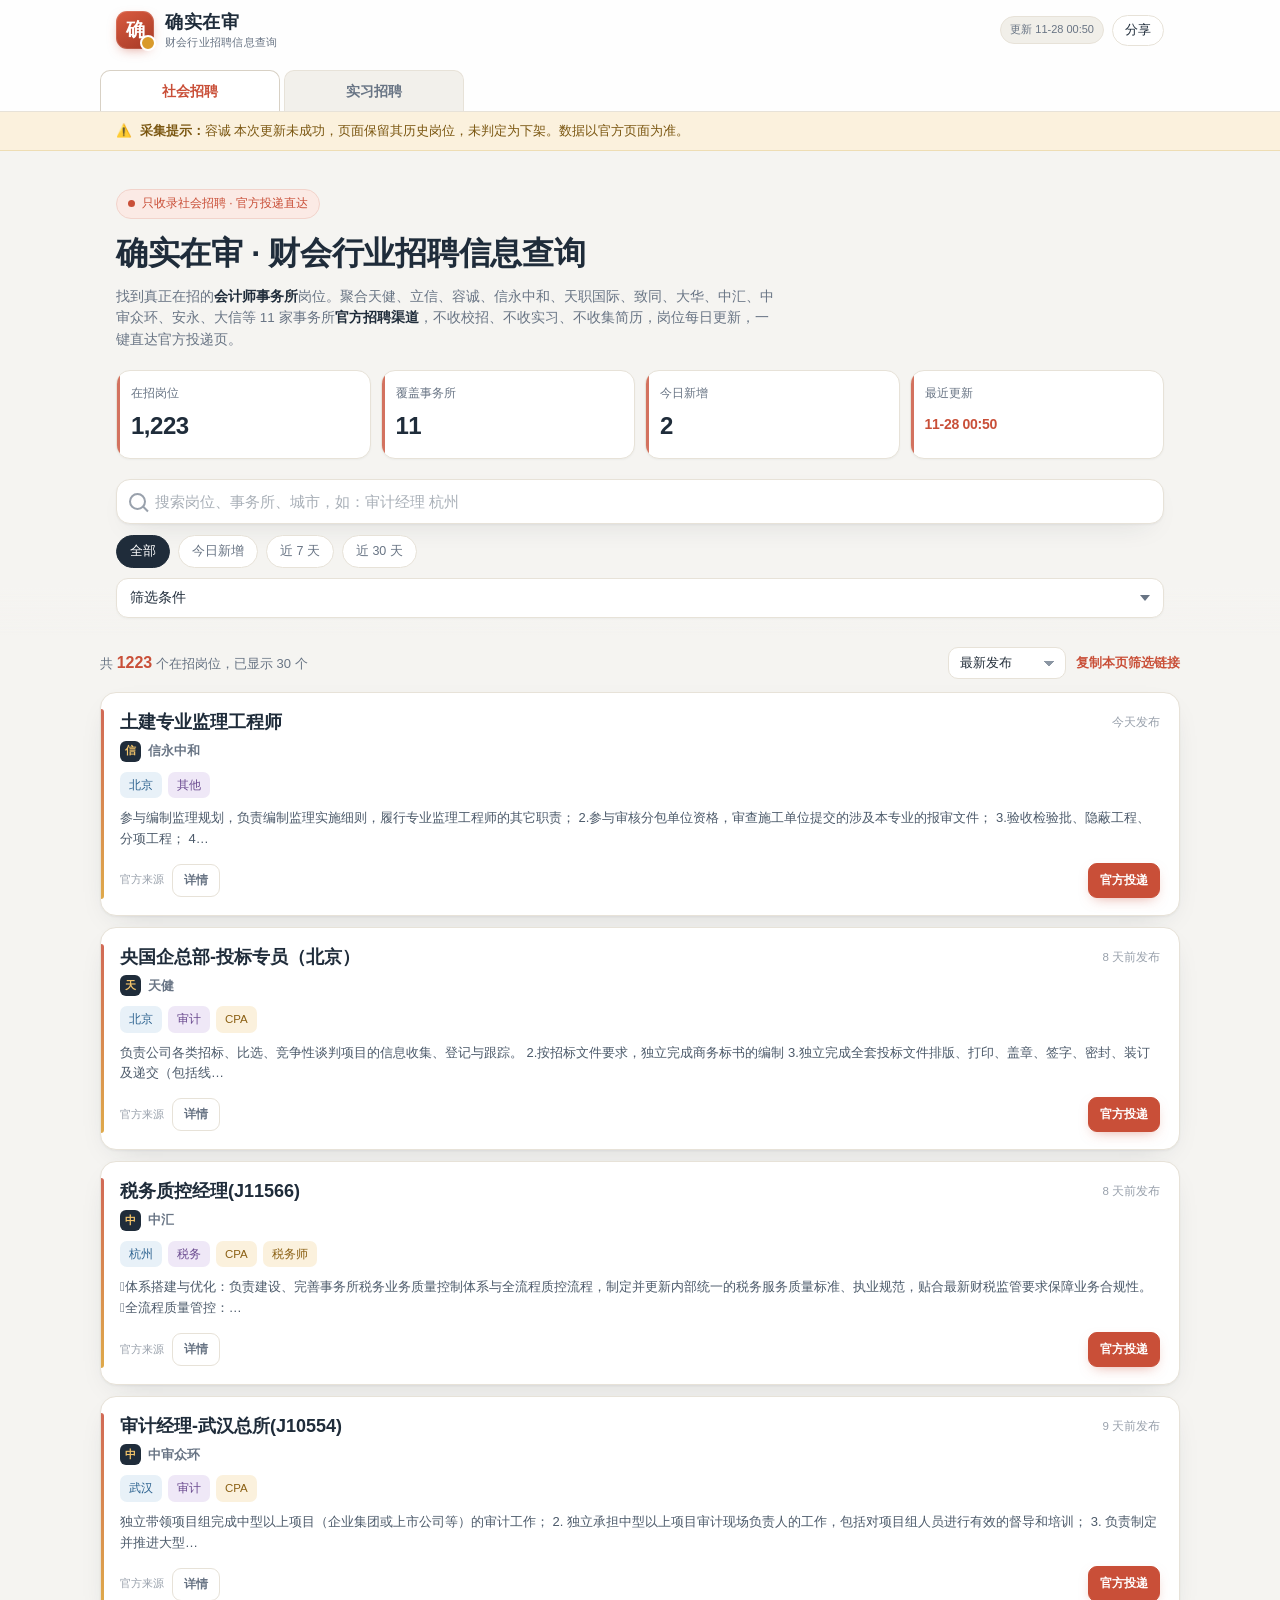
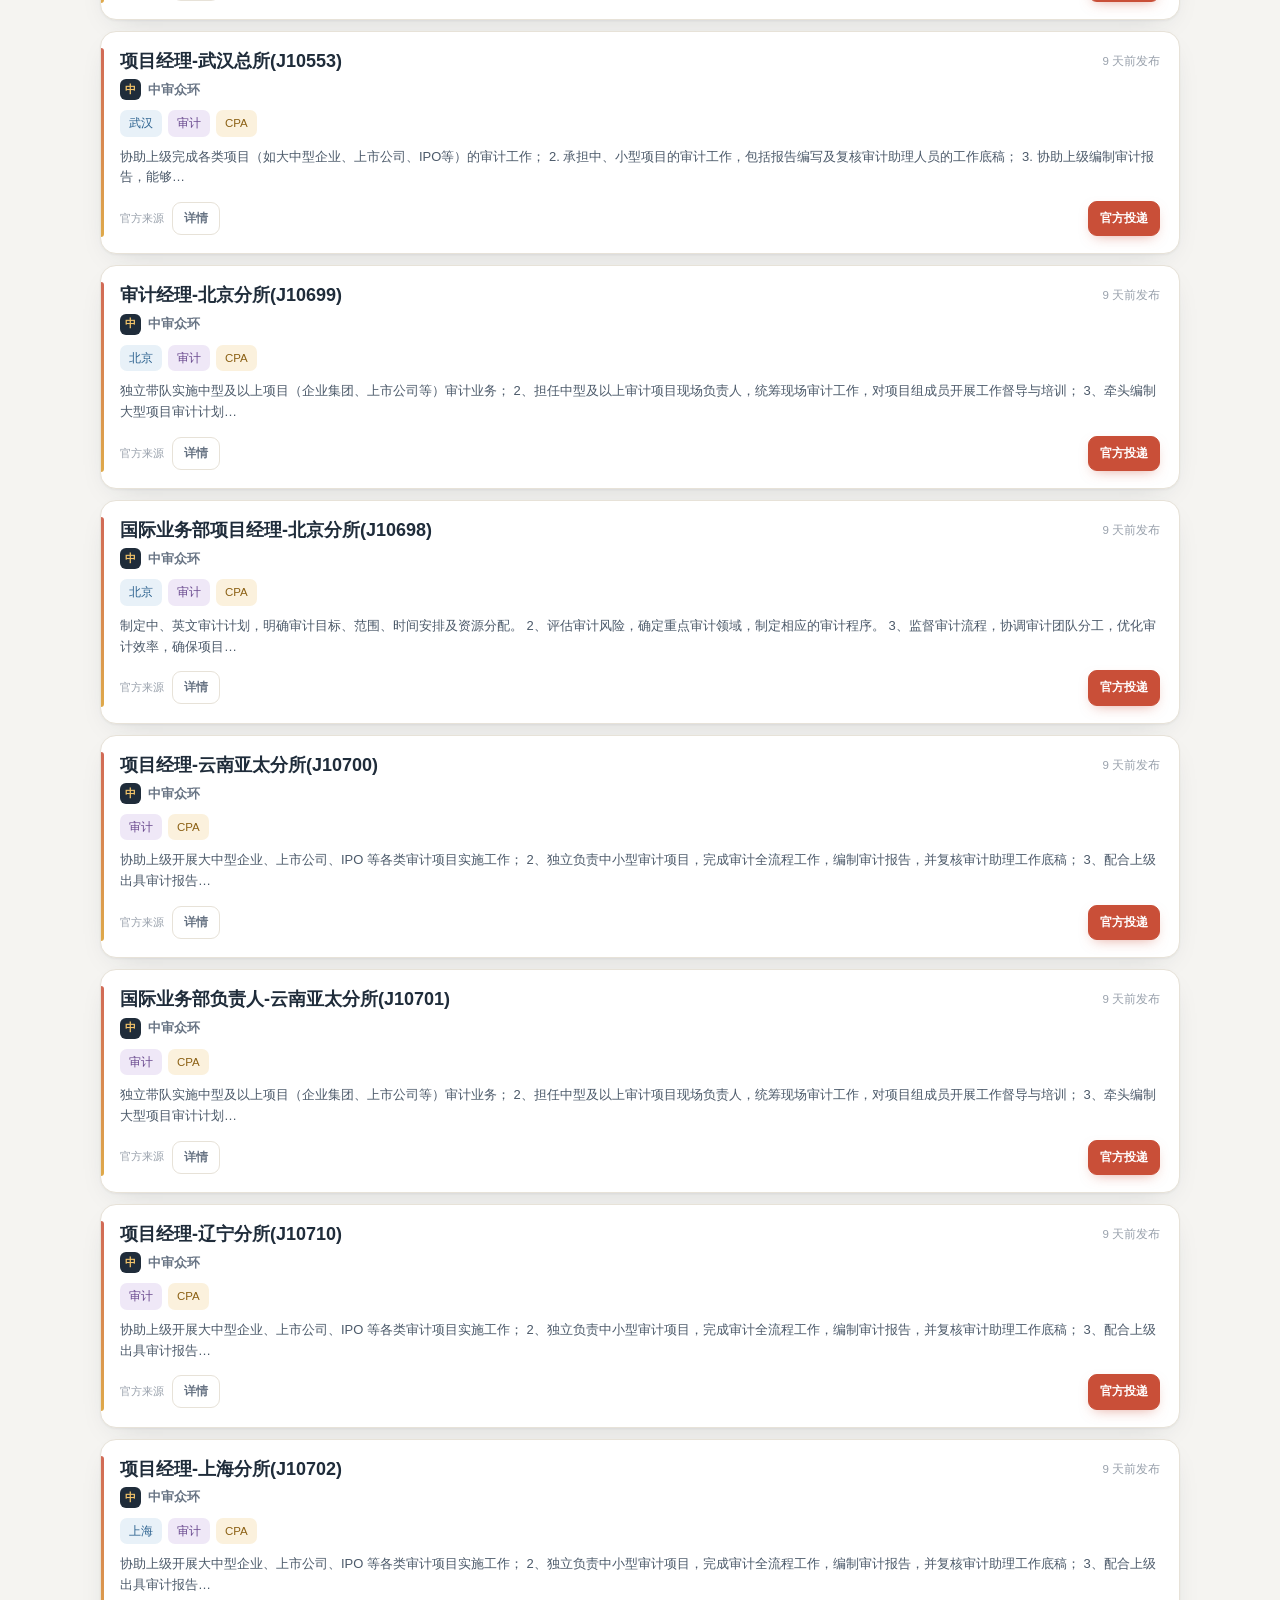
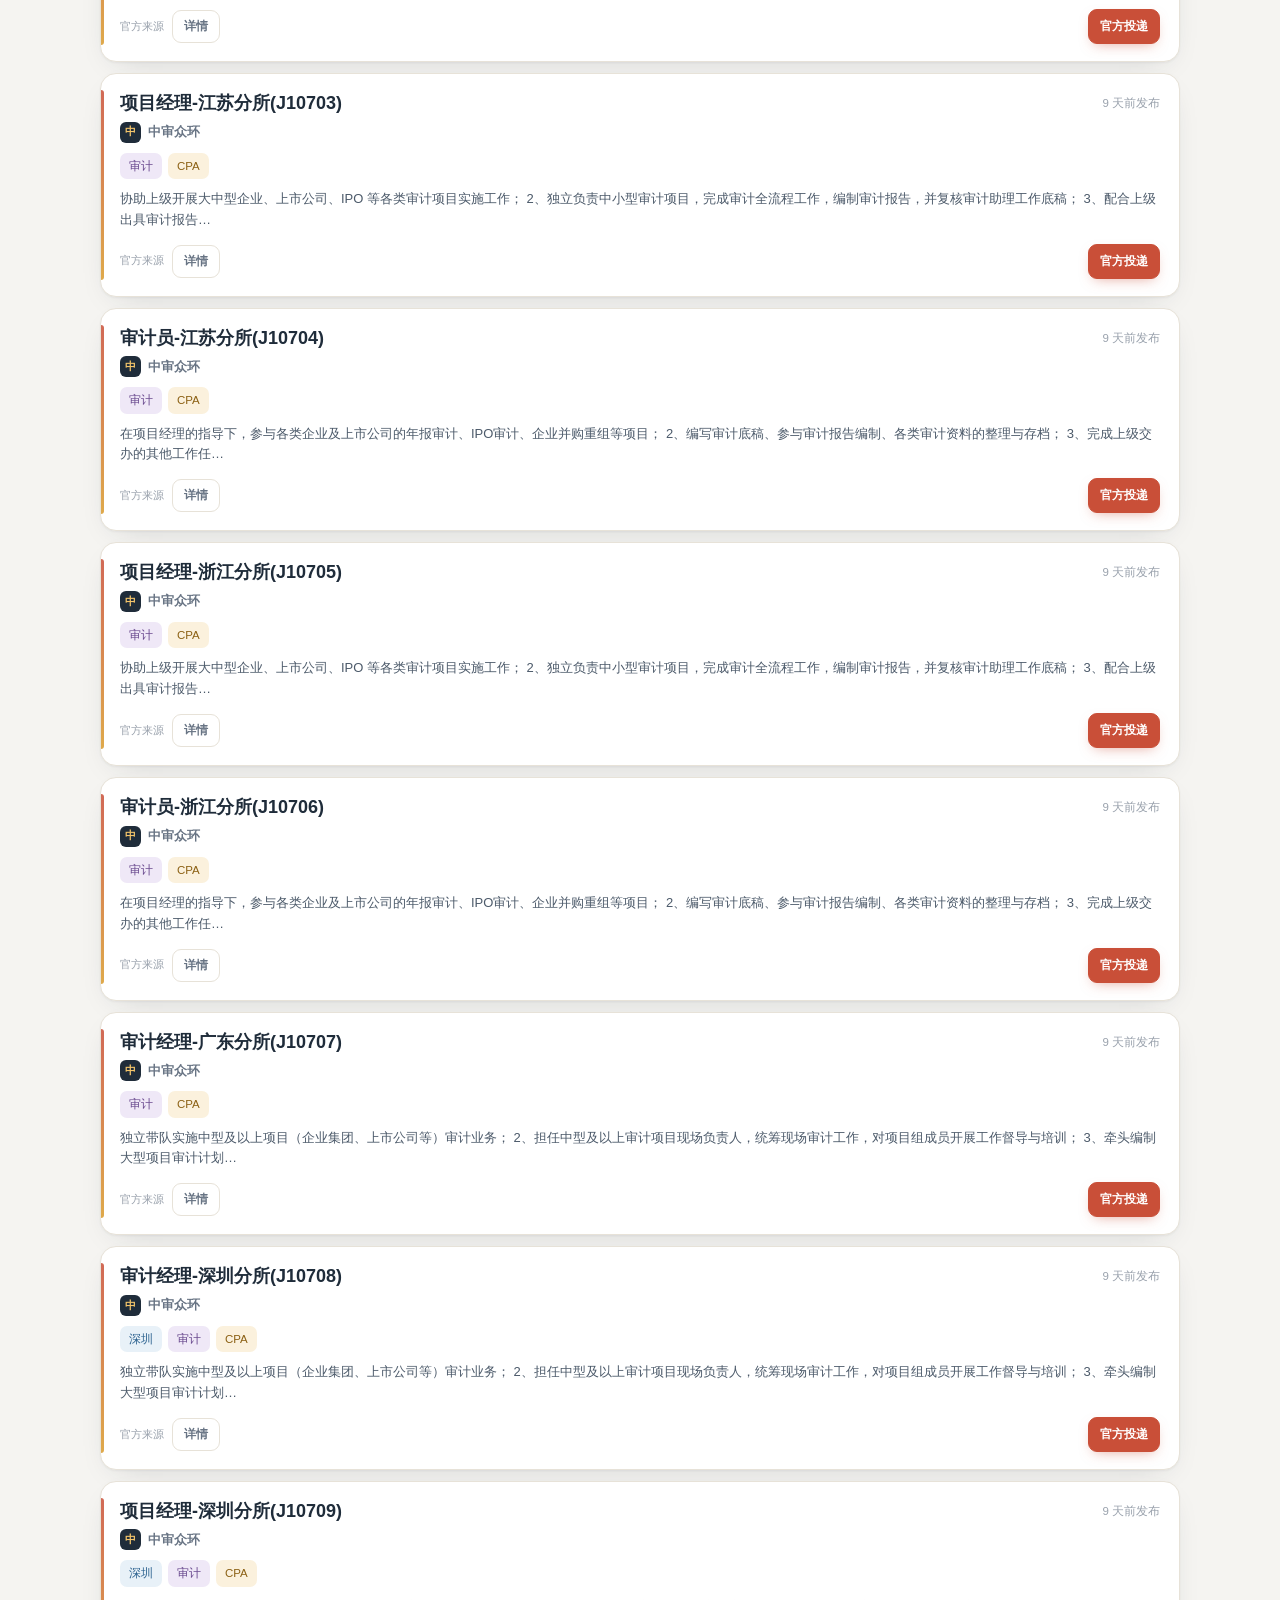
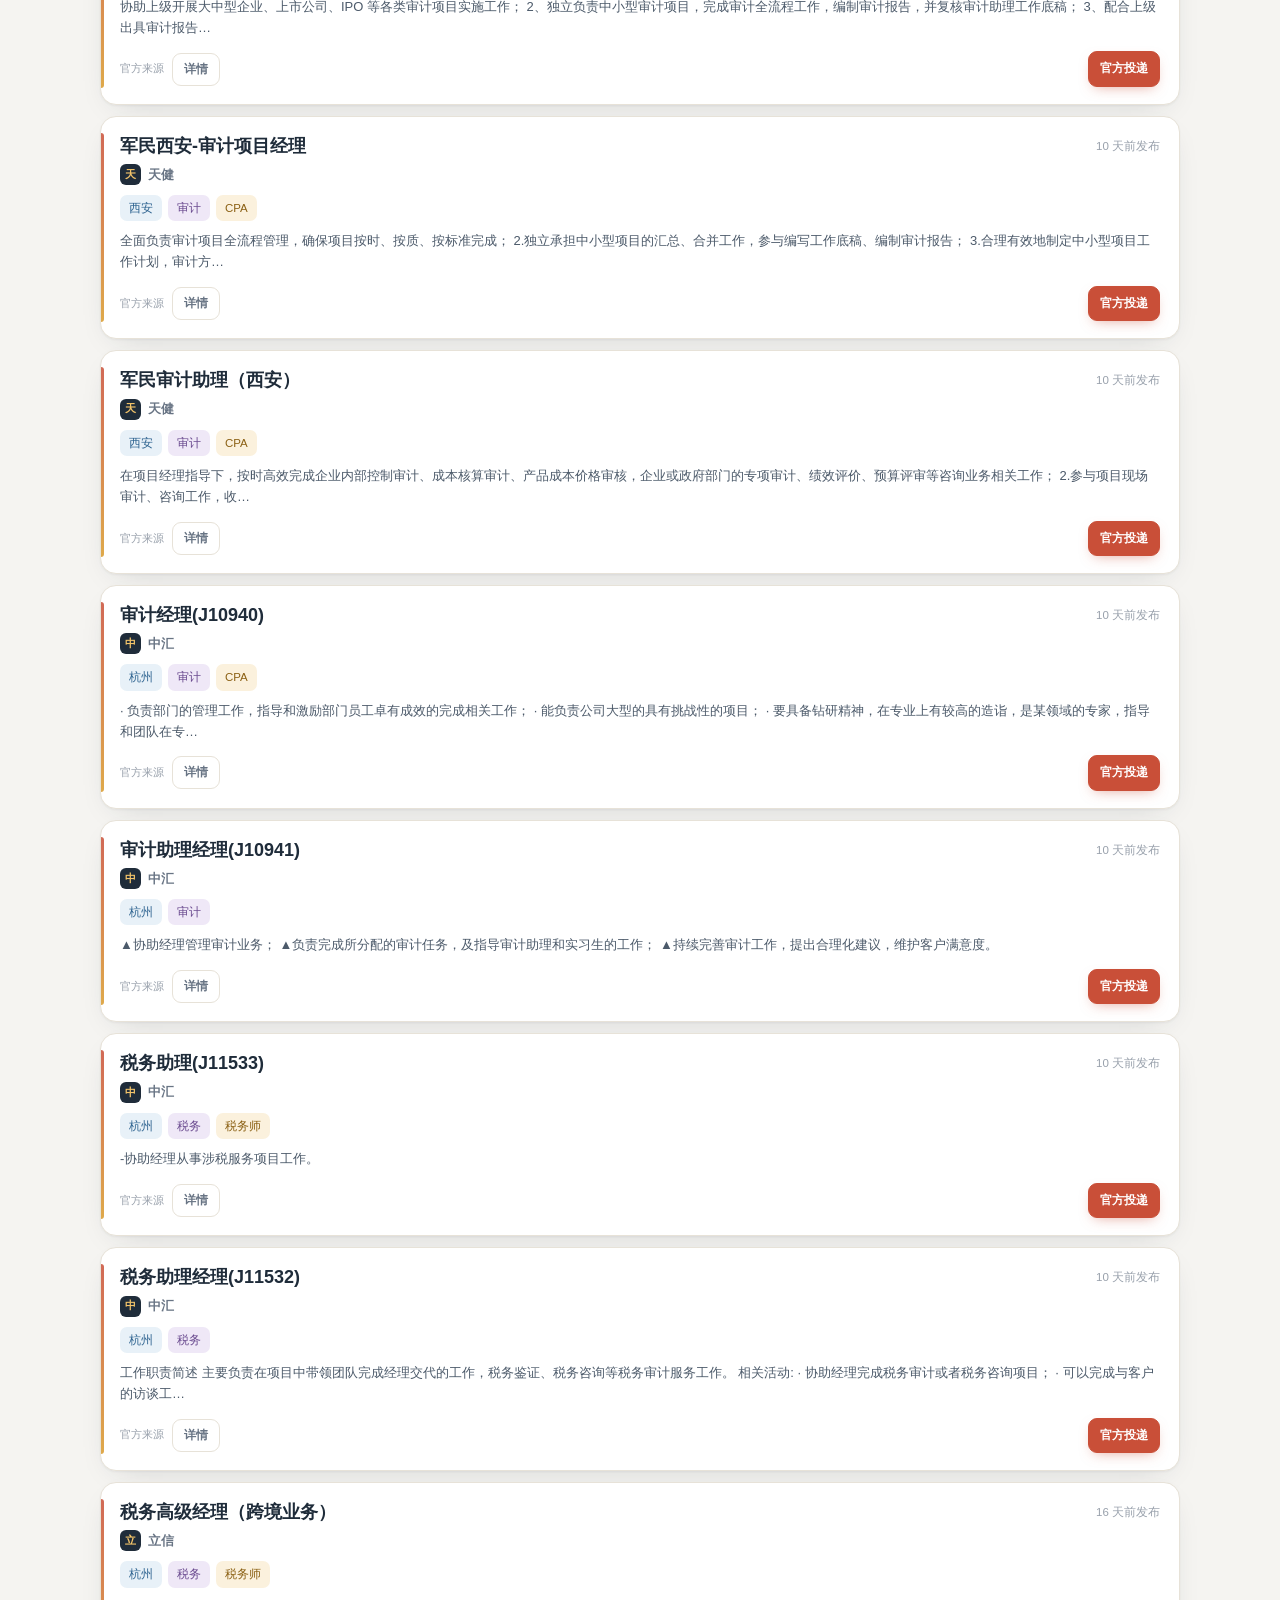
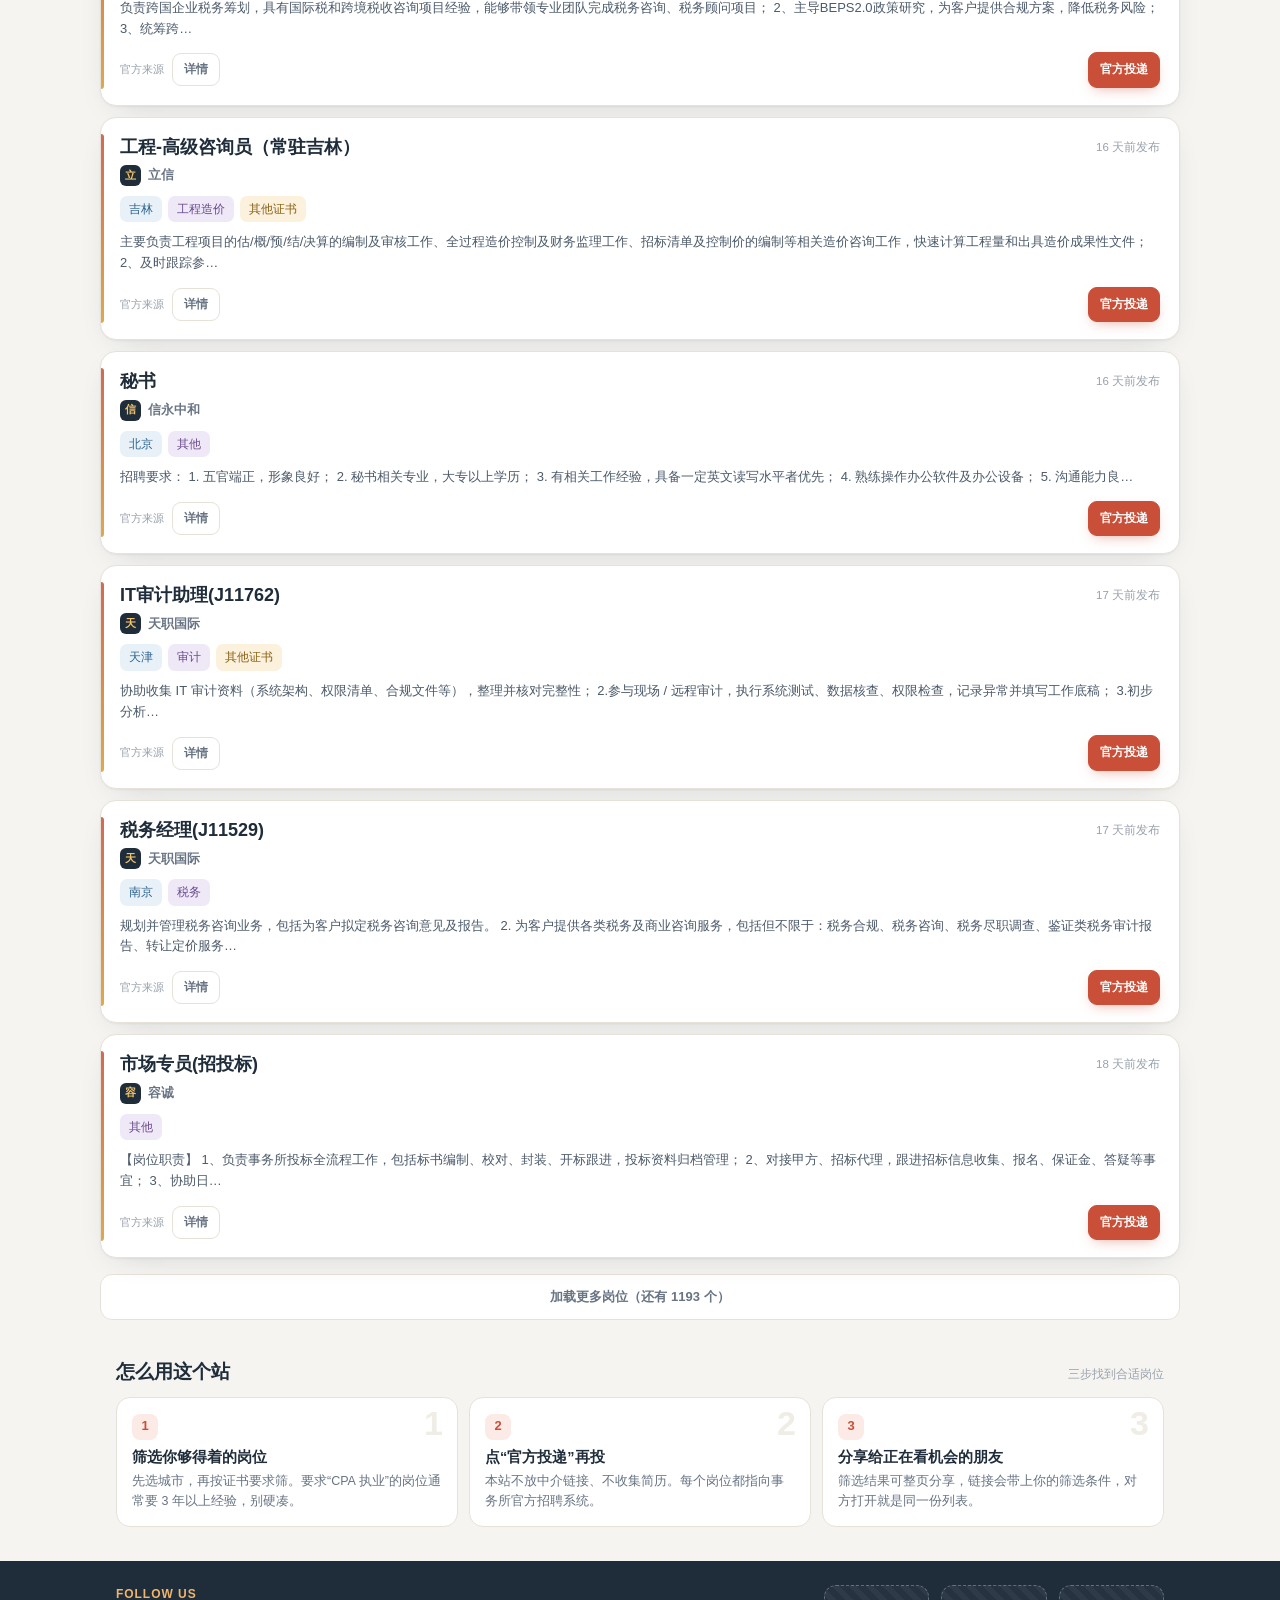
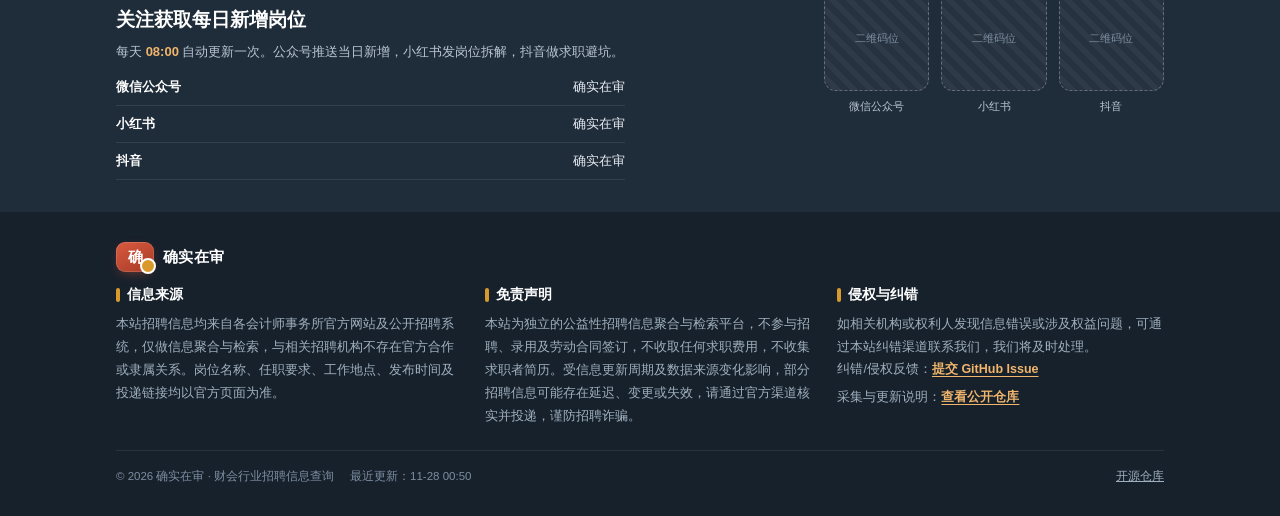
<file: index.html>
<!DOCTYPE html>
<html lang="zh-CN">
<head>
<meta charset="UTF-8">
<meta name="viewport" content="width=device-width, initial-scale=1, viewport-fit=cover">
<meta name="theme-color" content="#c94f38">
<title>确实在审_财会行业招聘信息查询_会计师事务所社招</title>
<meta name="keywords" content="确实在审,财会行业招聘,财会招聘信息查询,会计师事务所招聘,会计师事务所社招,注册会计师招聘,审计招聘,税务招聘,CPA招聘,税务师招聘,ACCA招聘,社会招聘">
<meta name="description" content="确实在审（财会行业招聘信息查询）聚合天健、立信、容诚、信永中和、天职国际、致同、大华、中汇、中审众环、安永、大信等会计师事务所官方招聘岗位，社会招聘与实习招聘两大入口，支持城市、事务所、岗位类别、证书要求、实习类型、学历、实习时间、薪酬组合筛选，官方投递链接直达。">
<meta name="robots" content="index,follow,max-image-preview:large">
<link rel="canonical" href="https://Lee-Dwan.github.io/caikuai-zhipin/">
<meta property="og:site_name" content="确实在审">
<meta property="og:title" content="确实在审 · 财会行业招聘信息查询">
<meta property="og:description" content="确实在审 · 财会行业招聘信息查询。社会招聘与实习招聘两大入口，官方投递链接直达，支持城市、事务所、证书、实习类型、学历、薪酬组合筛选。">
<meta property="og:type" content="website">
<meta property="og:url" content="https://Lee-Dwan.github.io/caikuai-zhipin/">
<meta property="og:locale" content="zh_CN">
<meta name="twitter:card" content="summary">
<script type="application/ld+json">
{"@context":"https://schema.org","@type":"WebSite","name":"确实在审","url":"https://Lee-Dwan.github.io/caikuai-zhipin/","description":"确实在审是财会行业招聘信息查询与检索平台，聚合会计师事务所官方招聘渠道，只收社招，不收集简历。","inLanguage":"zh-CN"}
</script>
<script type="application/ld+json">
{"@context":"https://schema.org","@type":"Organization","name":"确实在审","url":"https://Lee-Dwan.github.io/caikuai-zhipin/","description":"财会行业招聘信息查询平台","logo":"https://Lee-Dwan.github.io/caikuai-zhipin/","sameAs":[]}
</script>
<!-- 搜索引擎站点验证（Bing Webmaster Tools） -->
<meta name="msvalidate.01" content="2A31318FF45EAA409EECD41C311D7157" />
<!-- 百度搜索资源平台验证码待补充 -->
<!-- <meta name="baidu-site-verification" content="替换为你的百度验证码"> -->
<link rel="icon" href="data:image/svg+xml,%3Csvg xmlns='http://www.w3.org/2000/svg' viewBox='0 0 32 32'%3E%3Crect width='32' height='32' rx='9' fill='%23c94f38'/%3E%3Ctext x='16' y='23' font-size='18' font-family='sans-serif' fill='%23ffffff' text-anchor='middle' font-weight='800'%3E确%3C/text%3E%3C/svg%3E">
<link rel="stylesheet" href="assets/css/style.css">
<script src="assets/js/analytics.js" defer></script>
</head>
<body>

<header class="site-header">
  <div class="wrap header-inner">
    <a class="brand" href="index.html" aria-label="确实在审首页">
      <span class="brand-mark">确</span>
      <span class="brand-text">
        <strong>确实在审</strong>
        <small>财会行业招聘信息查询</small>
      </span>
    </a>
    <div class="header-actions">
      <span class="update-chip" id="headerUpdate">数据加载中…</span>
      <button class="icon-btn" type="button" id="shareTop" title="分享本站">分享</button>
    </div>
  </div>
  <nav class="mode-tabs wrap" aria-label="招聘类型">
    <a href="index.html" class="on" aria-current="page">社会招聘</a>
    <a href="intern.html">实习招聘</a>
  </nav>
</header>

<div class="notice-bar" id="healthBar" hidden></div>

<main>
  <section class="hero wrap">
    <span class="hero-eyebrow">只收录社会招聘 · 官方投递直达</span>
    <h1>确实在审 · 财会行业招聘信息查询</h1>
    <p class="hero-sub">找到真正在招的<strong>会计师事务所</strong>岗位。聚合天健、立信、容诚、信永中和、天职国际、致同、大华、中汇、中审众环、安永、大信等 11 家事务所<strong>官方招聘渠道</strong>，不收校招、不收实习、不收集简历，岗位每日更新，一键直达官方投递页。</p>

    <dl class="stats" id="stats">
      <div class="stat"><dt>在招岗位</dt><dd data-k="activeJobs">–</dd></div>
      <div class="stat"><dt>覆盖事务所</dt><dd data-k="firms">–</dd></div>
      <div class="stat"><dt>今日新增</dt><dd data-k="today">–</dd></div>
      <div class="stat"><dt>最近更新</dt><dd data-k="updated" class="stat-date">–</dd></div>
    </dl>
  </section>

  <noscript>
    <section class="wrap" style="padding:24px 0;">
      <h2>确实在审 · 财会行业招聘信息查询</h2>
      <p>确实在审是财会行业招聘信息查询平台，聚合天健、立信、容诚、信永中和、天职国际、致同、大华、中汇、中审众环、安永、大信等 11 家会计师事务所官方社会招聘岗位，支持按城市、事务所、岗位类别、证书要求组合筛选。只收录社会招聘，不收校招、实习，不收集简历，投递链接直达各事务所官方招聘页面。</p>
      <h3>覆盖会计师事务所</h3>
      <p>天健、立信、容诚、信永中和、天职国际、致同、大华、中汇、中审众环、安永、大信</p>
      <h3>岗位类别</h3>
      <p>审计、税务、咨询、评估、工程造价等</p>
      <h3>证书要求</h3>
      <p>CPA 注册会计师、税务师、中级会计师、ACCA 等</p>
    </section>
  </noscript>

  <section class="search-zone">
    <div class="wrap">
      <div class="search-box">
        <span class="search-icon" aria-hidden="true"></span>
        <input id="kw" type="search" placeholder="搜索岗位、事务所、城市，如：审计经理 杭州" autocomplete="off" enterkeyhint="search" aria-label="关键词搜索">
        <button class="clear-btn" type="button" id="clearKw" hidden aria-label="清空关键词">×</button>
      </div>

      <div class="quick-row" id="timeRow" role="group" aria-label="发布时间筛选">
        <button class="chip on" data-time="all" type="button">全部</button>
        <button class="chip" data-time="today" type="button">今日新增</button>
        <button class="chip" data-time="7" type="button">近 7 天</button>
        <button class="chip" data-time="30" type="button">近 30 天</button>
      </div>

      <button class="filter-toggle" type="button" id="filterToggle" aria-expanded="false" aria-controls="filterPanel">
        <span>筛选条件</span>
        <span class="filter-badge" id="filterCount" hidden>0</span>
        <span class="caret" aria-hidden="true"></span>
      </button>

      <div class="filter-panel" id="filterPanel">
        <div class="filter-group">
          <h3>工作地点</h3>
          <div class="select-row">
            <label class="sr-only" for="province">省份</label>
            <select id="province"><option value="">全部省份</option></select>
            <label class="sr-only" for="city">城市</label>
            <select id="city"><option value="">全部城市</option></select>
          </div>
          <div class="chip-wrap" id="hotCities"></div>
        </div>

        <div class="filter-group">
          <h3>事务所 <span class="hint">可多选</span></h3>
          <div class="chip-wrap" id="firmChips"></div>
        </div>

        <div class="filter-group">
          <h3>岗位类别 <span class="hint">可多选</span></h3>
          <div class="chip-wrap" id="catChips"></div>
        </div>

        <div class="filter-group">
          <h3>证书要求 <span class="hint">可多选</span></h3>
          <div class="chip-wrap" id="certChips"></div>
        </div>

        <div class="filter-ops">
          <button class="btn ghost" type="button" id="resetFilters">清空全部筛选</button>
          <button class="btn primary" type="button" id="applyFilters">查看结果</button>
        </div>
      </div>

      <div class="active-filters" id="activeFilters" hidden></div>
    </div>
  </section>

  <section class="results wrap" id="resultsSection">
    <div class="results-head">
      <p class="result-count" id="resultCount">正在读取岗位数据…</p>
      <div class="results-tools">
        <label class="sr-only" for="sort">排序</label>
        <select id="sort">
          <option value="new">最新发布</option>
          <option value="firm">按事务所</option>
          <option value="city">按城市</option>
        </select>
        <button class="link-btn" type="button" id="shareFilter">复制本页筛选链接</button>
      </div>
    </div>

    <div id="list" class="job-list" aria-live="polite"></div>
    <div id="empty" class="empty" hidden>
      <div class="empty-icon">🔍</div>
      <p>没有符合条件的岗位</p>
      <p class="empty-sub">试试减少筛选条件，或清空关键词后重新查看</p>
      <button class="btn ghost" type="button" id="emptyReset">清空筛选</button>
    </div>
    <button class="btn ghost more-btn" type="button" id="loadMore" hidden>加载更多岗位</button>
  </section>

  <section class="guide wrap">
    <div class="guide-head">
      <h2>怎么用这个站</h2>
      <span>三步找到合适岗位</span>
    </div>
    <div class="guide-grid">
      <div class="guide-card" data-num="1"><span class="num">1</span><h3>筛选你够得着的岗位</h3><p>先选城市，再按证书要求筛。要求“CPA 执业”的岗位通常要 3 年以上经验，别硬凑。</p></div>
      <div class="guide-card" data-num="2"><span class="num">2</span><h3>点“官方投递”再投</h3><p>本站不放中介链接、不收集简历。每个岗位都指向事务所官方招聘系统。</p></div>
      <div class="guide-card" data-num="3"><span class="num">3</span><h3>分享给正在看机会的朋友</h3><p>筛选结果可整页分享，链接会带上你的筛选条件，对方打开就是同一份列表。</p></div>
    </div>
  </section>

  <section class="follow">
    <div class="wrap">
      <div class="follow-text">
        <div class="follow-eyebrow">FOLLOW US</div>
        <h2>关注获取每日新增岗位</h2>
        <p>每天 <strong>08:00</strong> 自动更新一次。公众号推送当日新增，小红书发岗位拆解，抖音做求职避坑。</p>
        <ul class="follow-list">
          <li><strong>微信公众号</strong><span id="wechatName">确实在审</span></li>
          <li><strong>小红书</strong><span id="xhsName">确实在审</span></li>
          <li><strong>抖音</strong><span id="douyinName">确实在审</span></li>
        </ul>
      </div>
      <div class="qr-row">
        <figure class="qr"><div class="qr-ph" data-label="公众号二维码">二维码位</div><figcaption>微信公众号</figcaption></figure>
        <figure class="qr"><div class="qr-ph" data-label="小红书二维码">二维码位</div><figcaption>小红书</figcaption></figure>
        <figure class="qr"><div class="qr-ph" data-label="抖音二维码">二维码位</div><figcaption>抖音</figcaption></figure>
      </div>
    </div>
  </section>
</main>

<footer class="site-footer">
  <div class="wrap">
    <div class="footer-brand">
      <span class="brand-mark">确</span>
      <strong>确实在审</strong>
    </div>

    <div class="footer-grid">
      <div class="footer-block">
        <h3>信息来源</h3>
        <p>本站招聘信息均来自各会计师事务所官方网站及公开招聘系统，仅做信息聚合与检索，与相关招聘机构不存在官方合作或隶属关系。岗位名称、任职要求、工作地点、发布时间及投递链接均以官方页面为准。</p>
      </div>
      <div class="footer-block">
        <h3>免责声明</h3>
        <p>本站为独立的公益性招聘信息聚合与检索平台，不参与招聘、录用及劳动合同签订，不收取任何求职费用，不收集求职者简历。受信息更新周期及数据来源变化影响，部分招聘信息可能存在延迟、变更或失效，请通过官方渠道核实并投递，谨防招聘诈骗。</p>
      </div>
      <div class="footer-block">
        <h3>侵权与纠错</h3>
        <p>如相关机构或权利人发现信息错误或涉及权益问题，可通过本站纠错渠道联系我们，我们将及时处理。</p>
        <ul>
          <li>纠错/侵权反馈：<a href="https://github.com/Lee-Dwan/caikuai-zhipin/issues/new?title=纠错%2F侵权反馈" target="_blank" rel="noopener">提交 GitHub Issue</a></li>
          <li>采集与更新说明：<a href="https://github.com/Lee-Dwan/caikuai-zhipin" target="_blank" rel="noopener">查看公开仓库</a></li>
        </ul>
      </div>
    </div>

    <div class="footer-bottom">
      <span>© <span id="year">2026</span> 确实在审 · 财会行业招聘信息查询</span>
      <span id="footerUpdate">最近更新：–</span>
      <a href="https://github.com/Lee-Dwan/caikuai-zhipin" id="repoLink" rel="noopener" target="_blank">开源仓库</a>
    </div>
  </div>
</footer>

<div class="sheet-mask" id="sheetMask" hidden>
  <div class="sheet" role="dialog" aria-modal="true" aria-labelledby="sheetTitle">
    <div class="sheet-grab"></div>
    <div class="sheet-head">
      <div>
        <p class="sheet-firm" id="sheetFirm"></p>
        <h2 id="sheetTitle"></h2>
      </div>
      <button class="icon-btn close" type="button" id="sheetClose" aria-label="关闭">×</button>
    </div>
    <div class="sheet-meta" id="sheetMeta"></div>
    <div class="sheet-body" id="sheetBody"></div>
    <div class="sheet-foot">
      <button class="btn ghost" type="button" id="sheetShare">分享岗位</button>
      <a class="btn primary" id="sheetApply" href="#" target="_blank" rel="noopener">去官方页面投递</a>
    </div>
  </div>
</div>

<div class="toast" id="toast" role="status" aria-live="polite" hidden></div>

<script src="assets/js/app.js"></script>
</body>
</html>
</file>
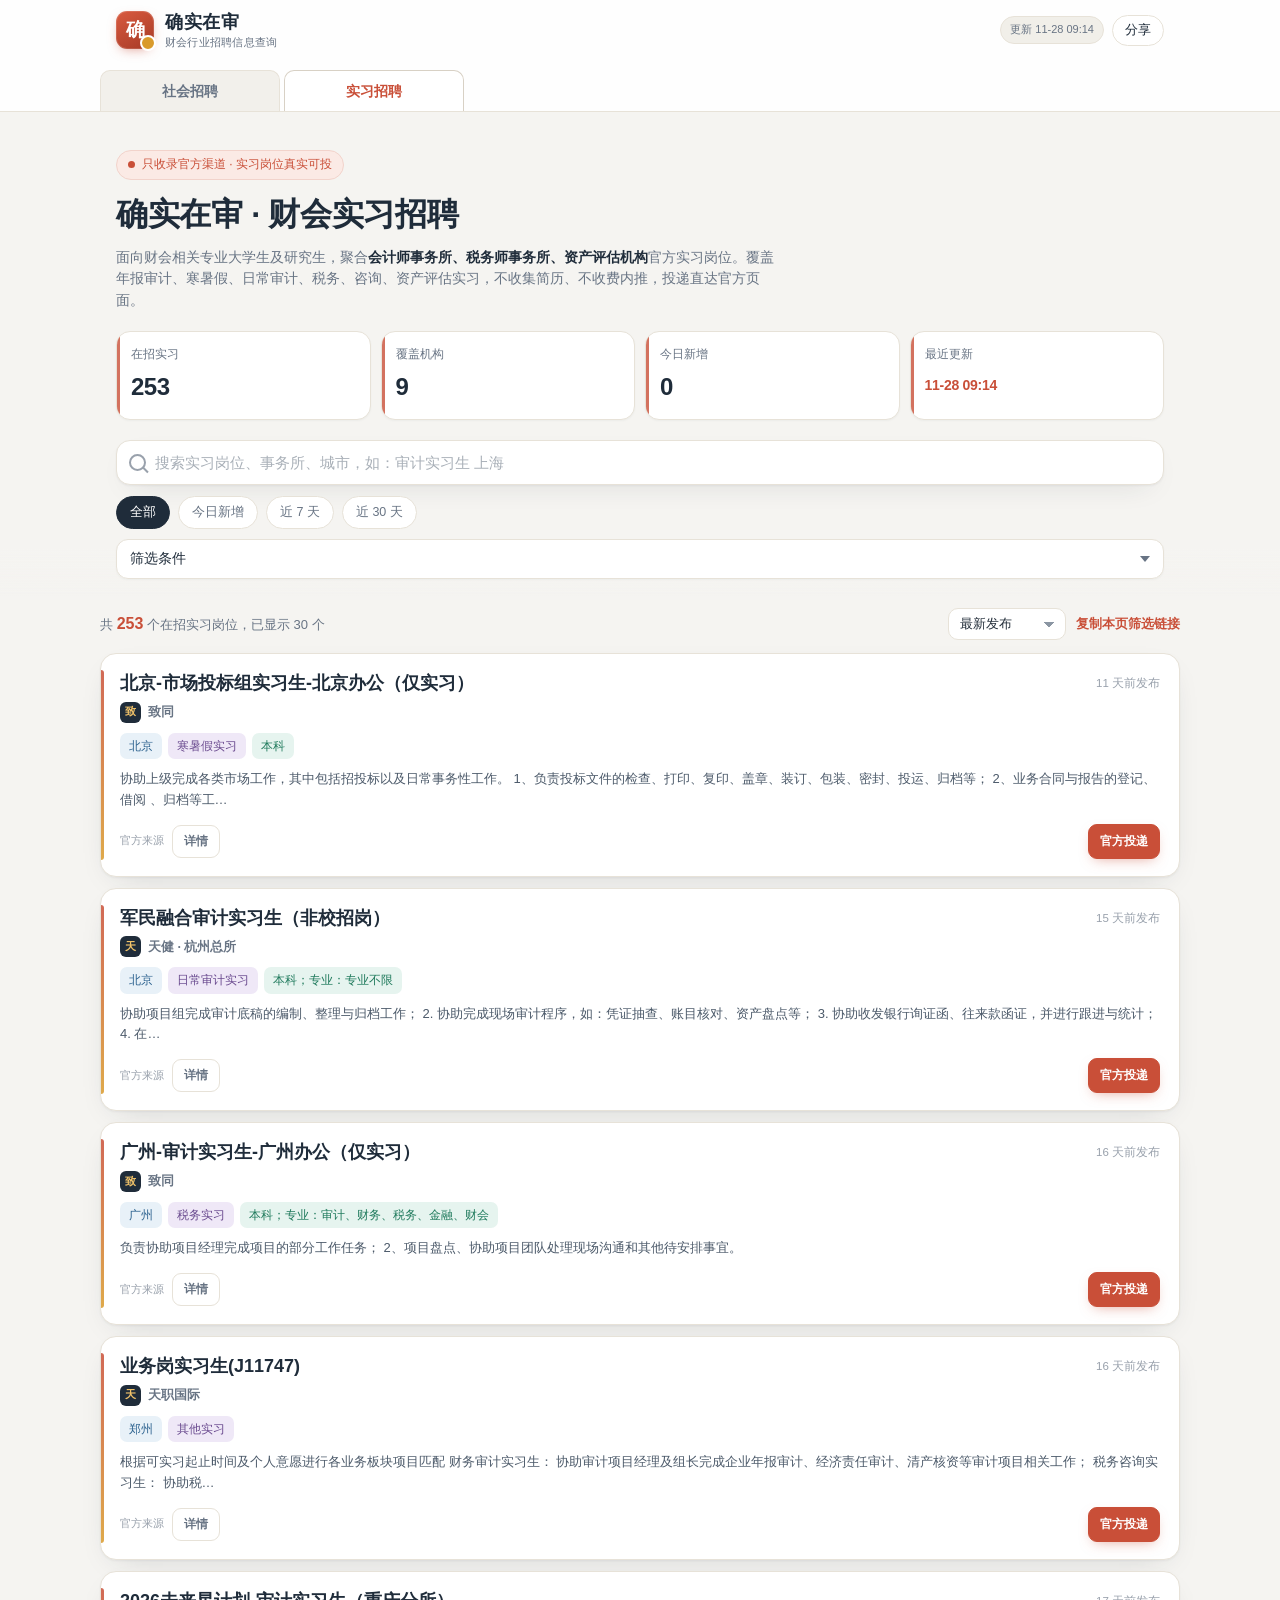
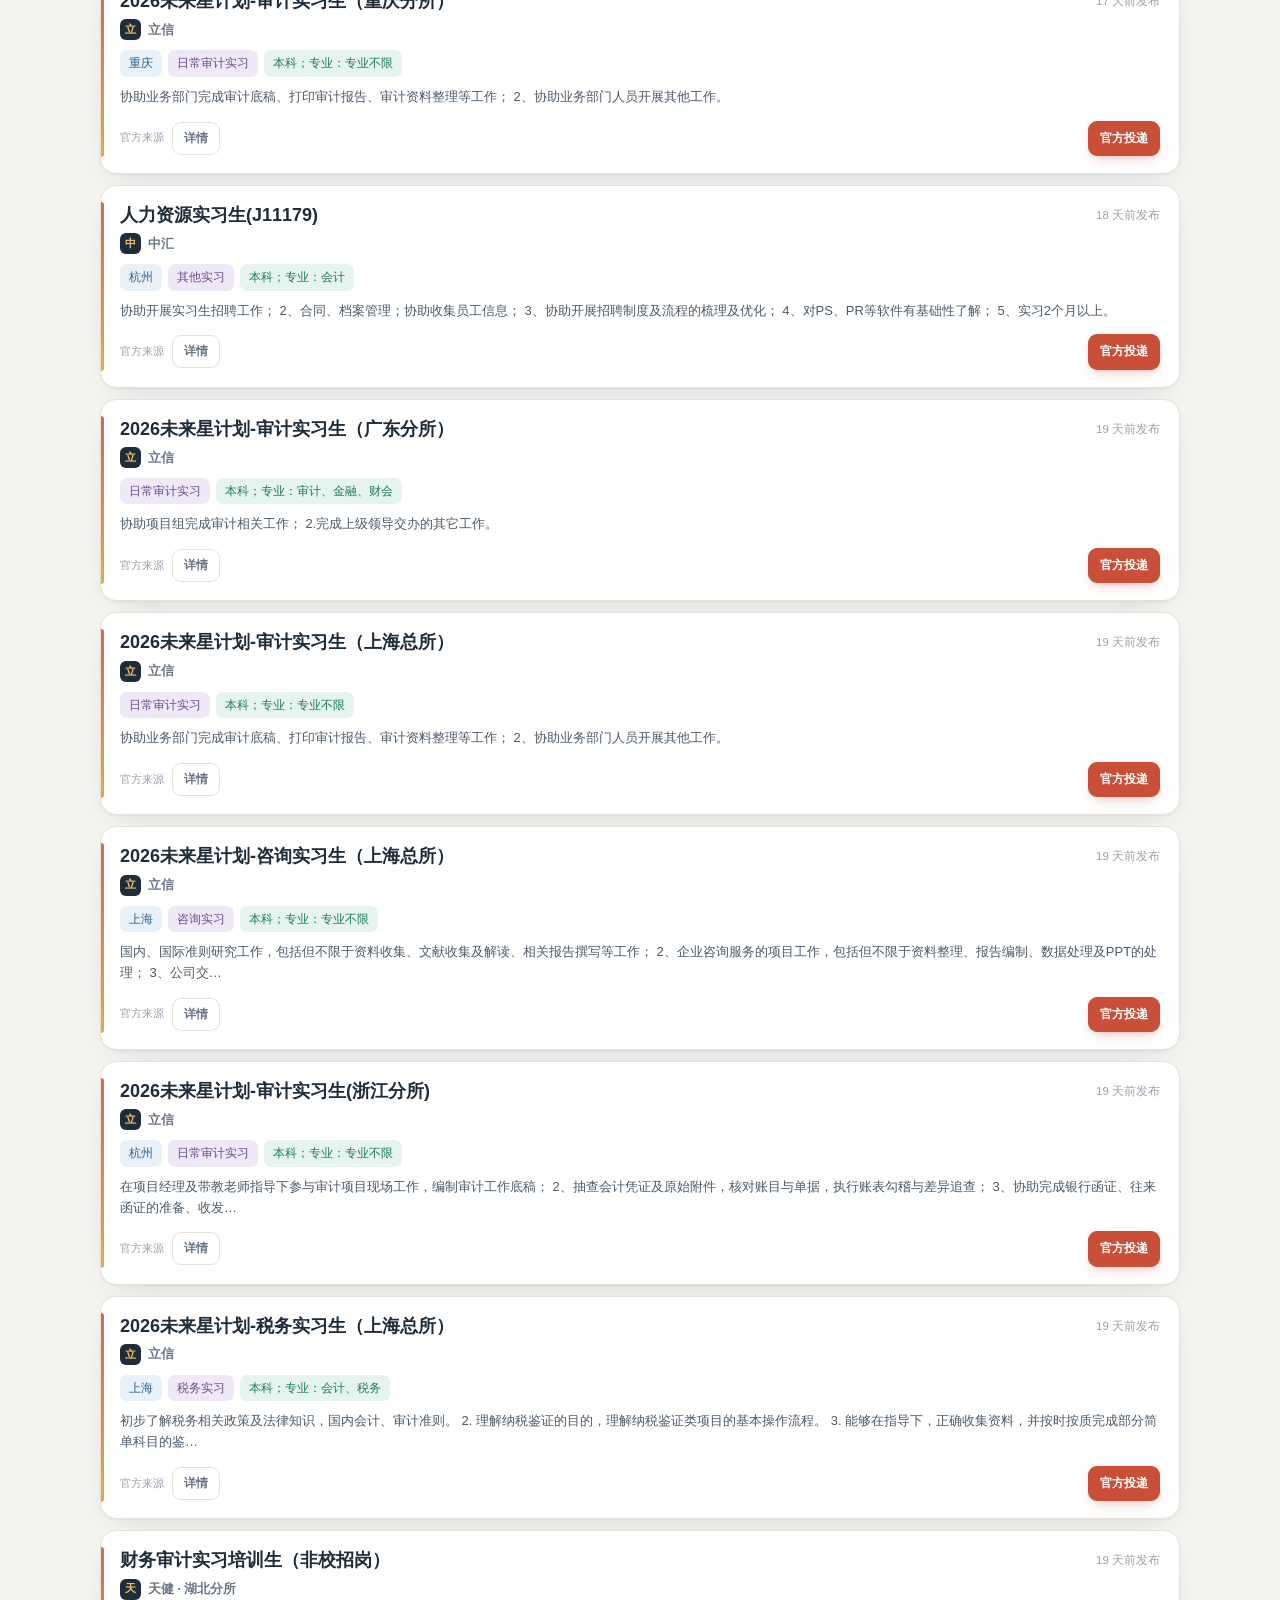
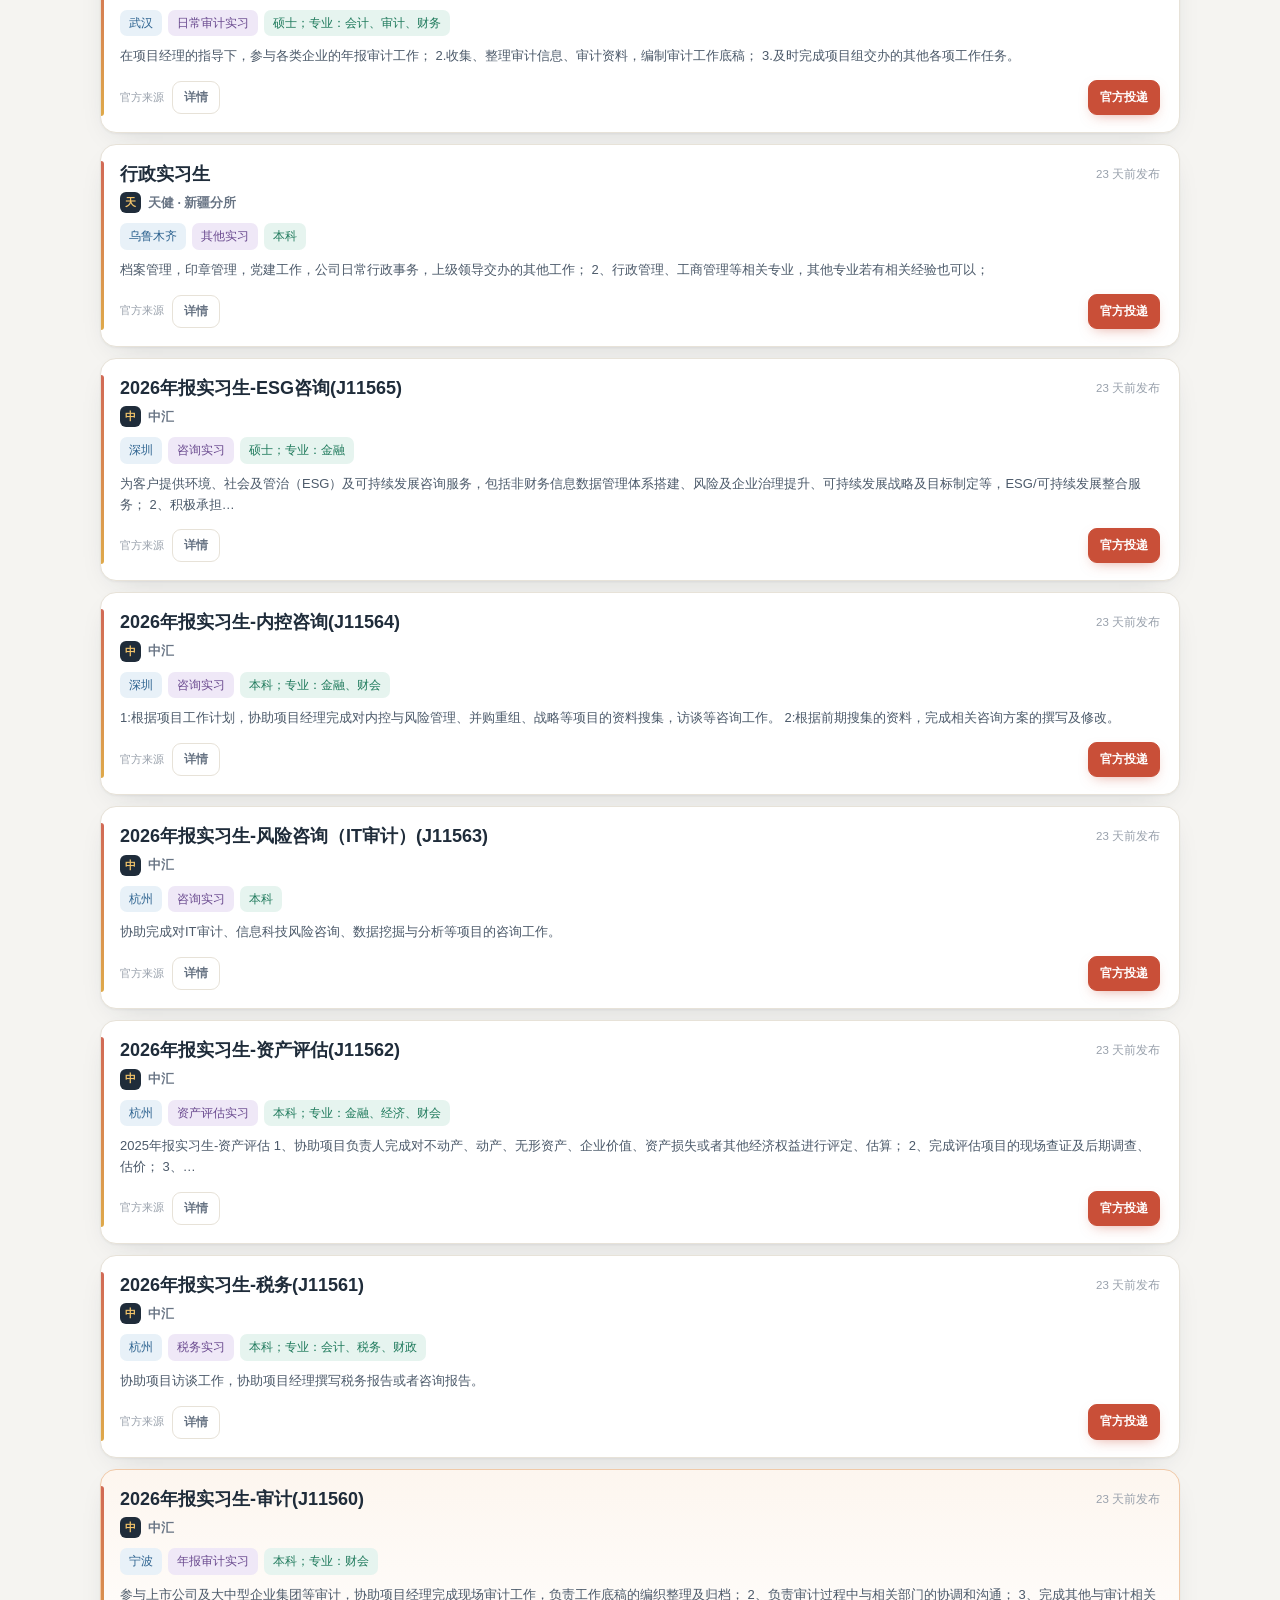
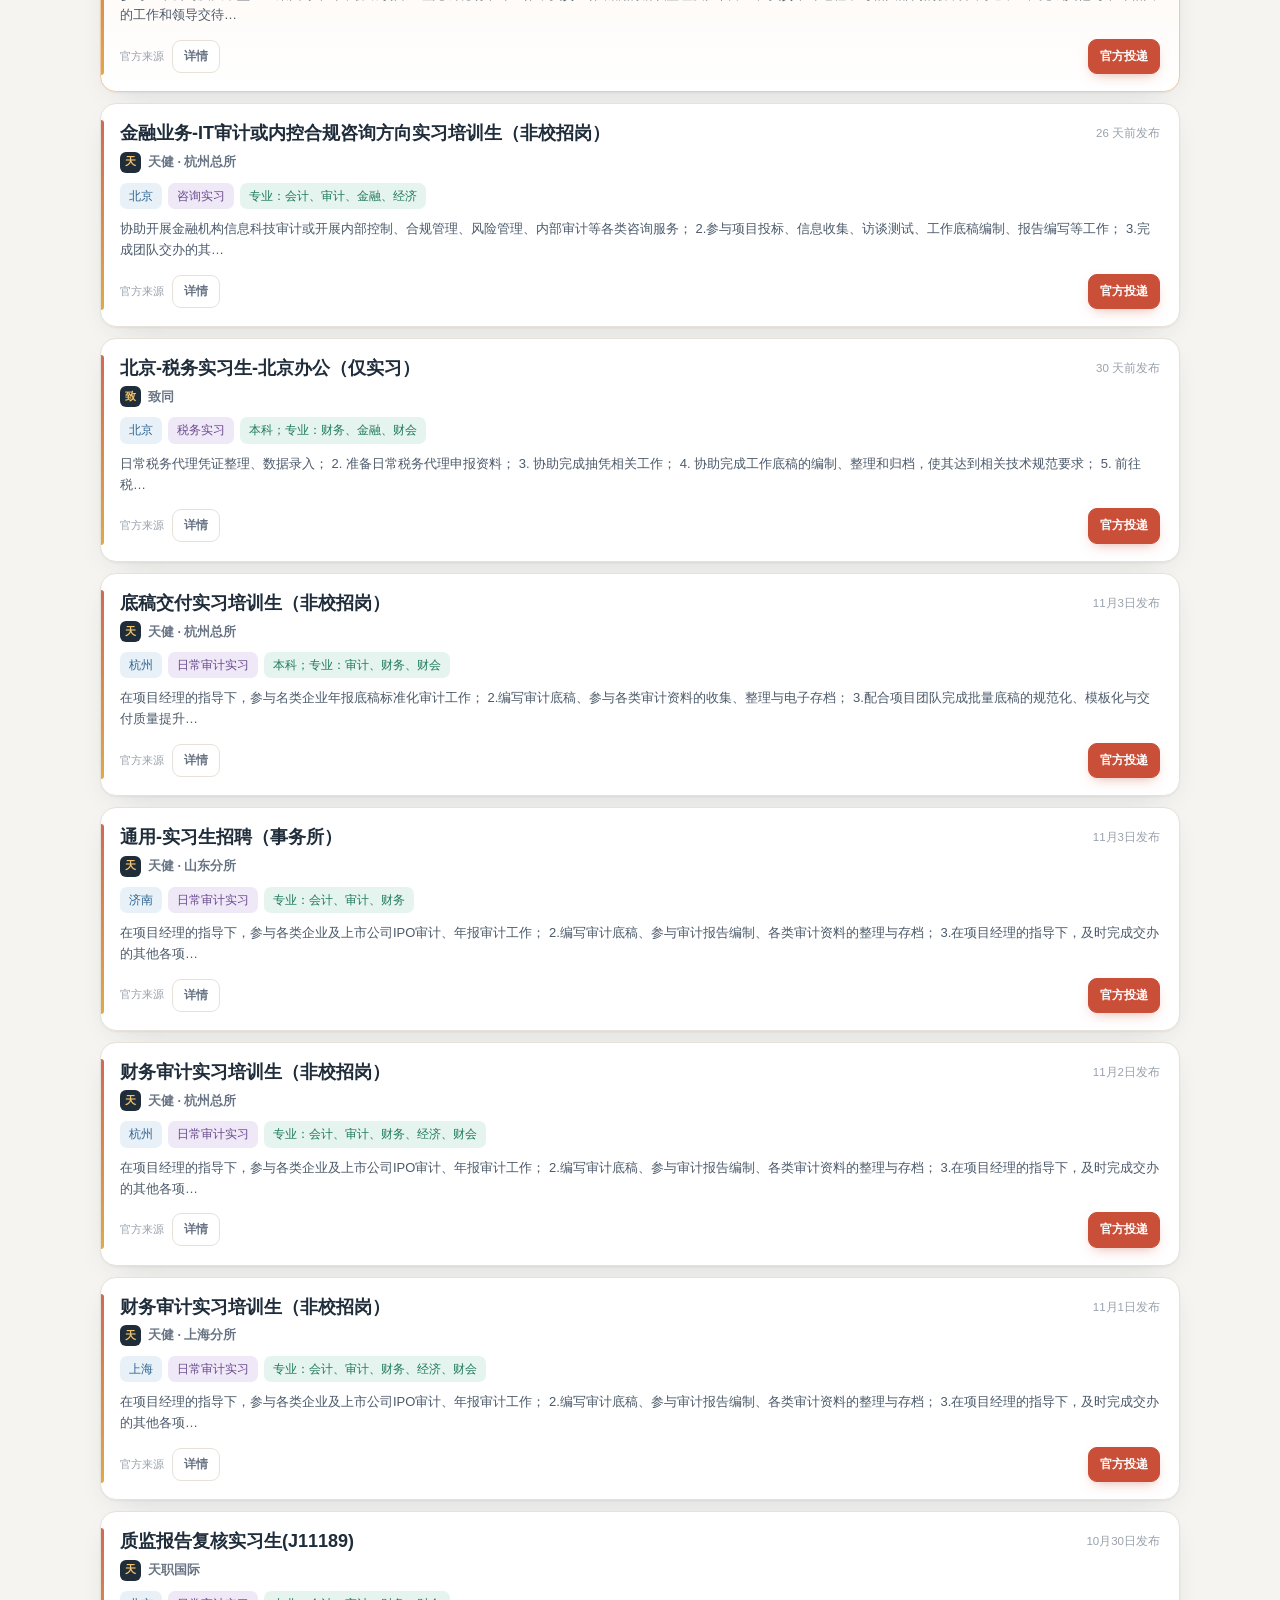
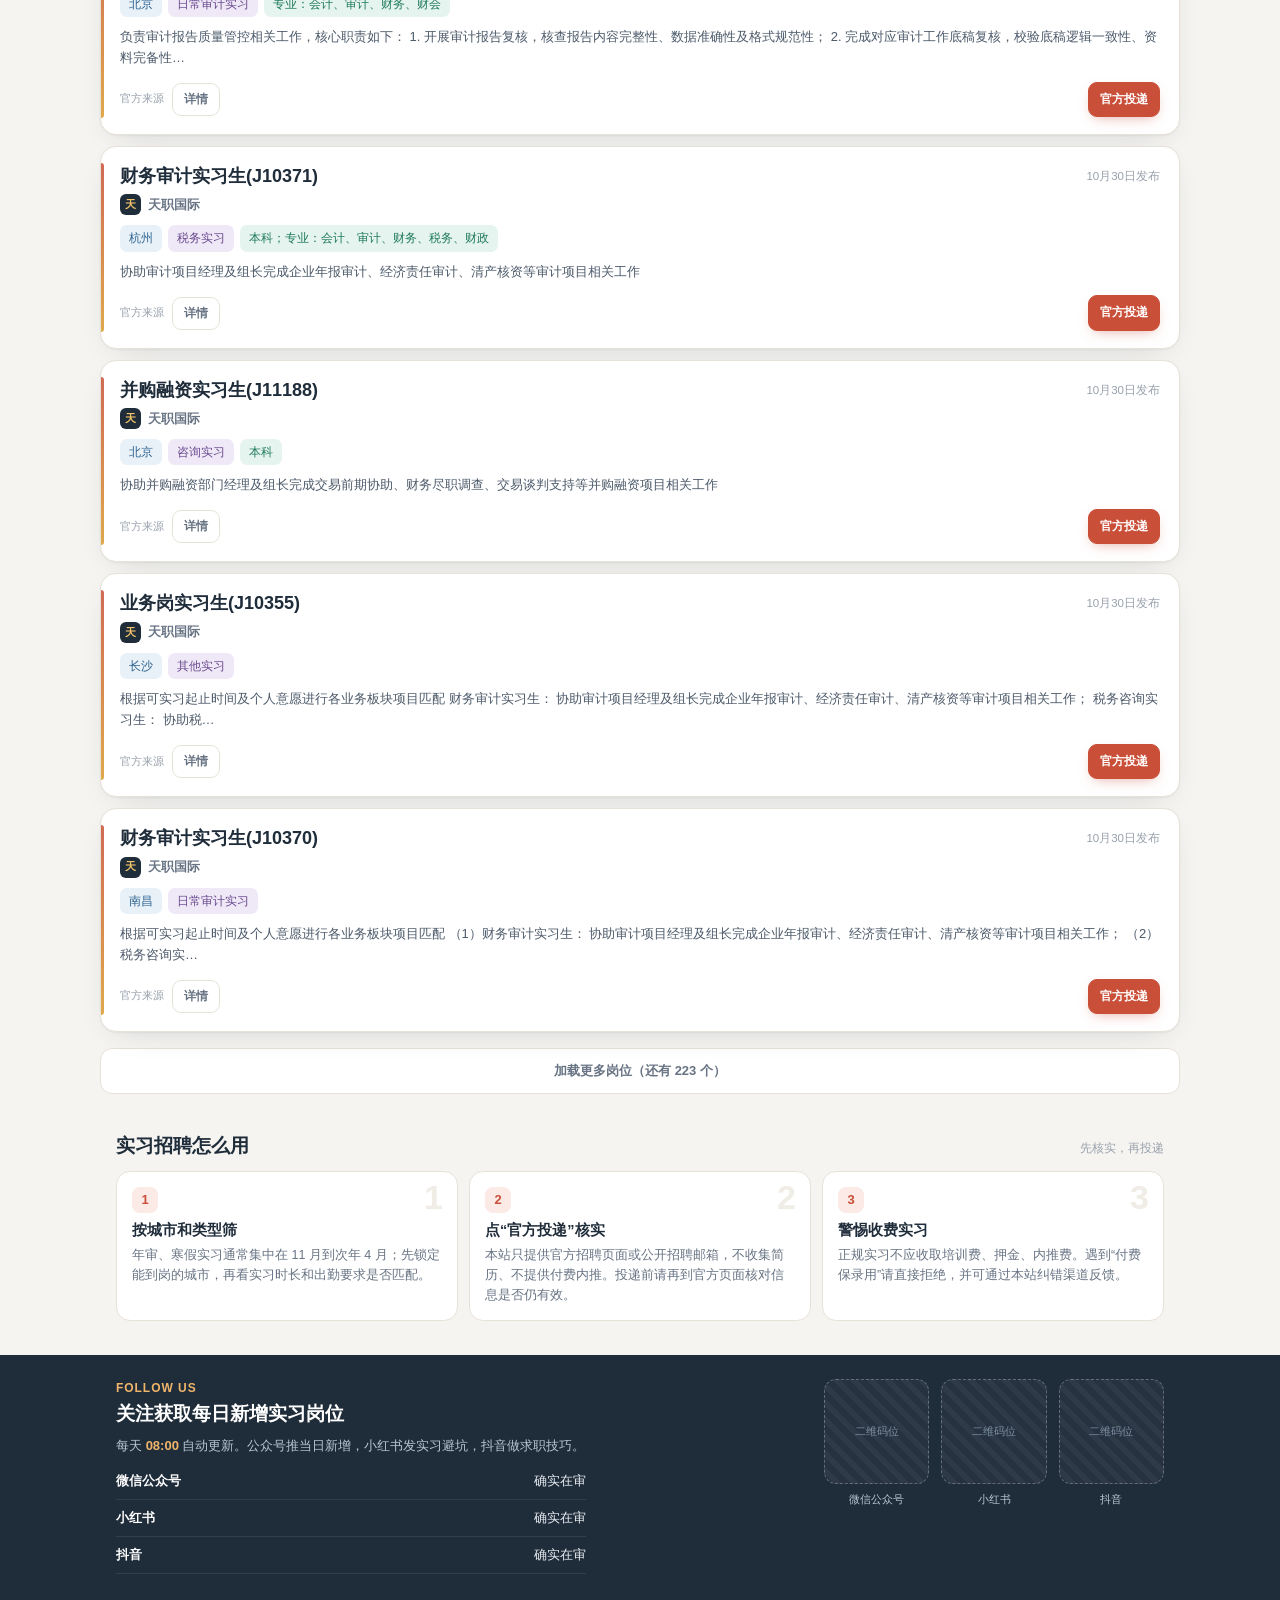
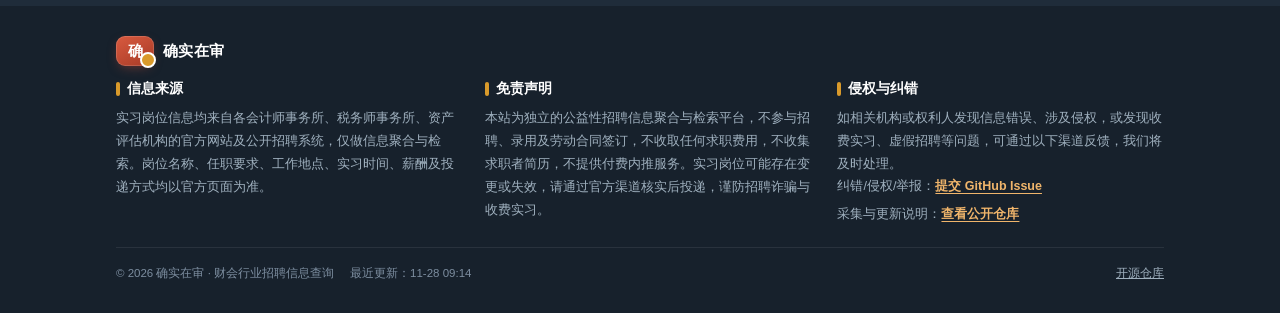
<file: intern.html>
<!DOCTYPE html>
<html lang="zh-CN">
<head>
<meta charset="UTF-8">
<meta name="viewport" content="width=device-width, initial-scale=1, viewport-fit=cover">
<meta name="theme-color" content="#c94f38">
<title>确实在审_实习招聘_会计师事务所实习岗位</title>
<meta name="keywords" content="确实在审,实习招聘,会计师事务所实习,审计实习,税务实习,咨询实习,资产评估实习,寒假实习,暑假实习,年审实习,大学生实习,研究生实习">
<meta name="description" content="确实在审实习招聘，聚合立信、天职国际、大信、中汇、致同、大华、中审众环、天健、信永中和等会计师事务所官方实习岗位，覆盖年报审计实习、寒暑假实习、日常审计实习、税务实习、咨询实习、资产评估实习，只收录官方渠道真实信息，不收集简历。">
<meta name="robots" content="index,follow,max-image-preview:large">
<link rel="canonical" href="https://Lee-Dwan.github.io/caikuai-zhipin/intern.html">
<meta property="og:site_name" content="确实在审">
<meta property="og:title" content="确实在审 · 实习招聘">
<meta property="og:description" content="会计师事务所、税务师事务所、资产评估机构实习岗位查询，支持城市、事务所、实习类型、学历、实习时间、薪酬筛选，官方投递直达。">
<meta property="og:type" content="website">
<meta property="og:url" content="https://Lee-Dwan.github.io/caikuai-zhipin/intern.html">
<meta property="og:locale" content="zh_CN">
<meta name="twitter:card" content="summary">
<script type="application/ld+json">
{"@context":"https://schema.org","@type":"WebPage","name":"确实在审 · 实习招聘","url":"https://Lee-Dwan.github.io/caikuai-zhipin/intern.html","description":"财会行业实习岗位查询平台，只收录官方渠道真实实习招聘信息。","isPartOf":{"@type":"WebSite","name":"确实在审","url":"https://Lee-Dwan.github.io/caikuai-zhipin/"}}
</script>
<link rel="icon" href="data:image/svg+xml,%3Csvg xmlns='http://www.w3.org/2000/svg' viewBox='0 0 32 32'%3E%3Crect width='32' height='32' rx='9' fill='%23c94f38'/%3E%3Ctext x='16' y='23' font-size='18' font-family='sans-serif' fill='%23ffffff' text-anchor='middle' font-weight='800'%3E确%3C/text%3E%3C/svg%3E">
<link rel="stylesheet" href="assets/css/style.css">
<script src="assets/js/analytics.js" defer></script>
</head>
<body>

<header class="site-header">
  <div class="wrap header-inner">
    <a class="brand" href="index.html" aria-label="确实在审首页">
      <span class="brand-mark">确</span>
      <span class="brand-text">
        <strong>确实在审</strong>
        <small>财会行业招聘信息查询</small>
      </span>
    </a>
    <div class="header-actions">
      <span class="update-chip" id="headerUpdate">数据加载中…</span>
      <button class="icon-btn" type="button" id="shareTop" title="分享本站">分享</button>
    </div>
  </div>
  <nav class="mode-tabs wrap" aria-label="招聘类型">
    <a href="index.html">社会招聘</a>
    <a href="intern.html" class="on" aria-current="page">实习招聘</a>
  </nav>
</header>

<div class="notice-bar" id="healthBar" hidden></div>

<main>
  <section class="hero wrap">
    <span class="hero-eyebrow">只收录官方渠道 · 实习岗位真实可投</span>
    <h1>确实在审 · 财会实习招聘</h1>
    <p class="hero-sub">面向财会相关专业大学生及研究生，聚合<strong>会计师事务所、税务师事务所、资产评估机构</strong>官方实习岗位。覆盖年报审计、寒暑假、日常审计、税务、咨询、资产评估实习，不收集简历、不收费内推，投递直达官方页面。</p>

    <dl class="stats" id="stats">
      <div class="stat"><dt>在招实习</dt><dd data-k="activeJobs">–</dd></div>
      <div class="stat"><dt>覆盖机构</dt><dd data-k="firms">–</dd></div>
      <div class="stat"><dt>今日新增</dt><dd data-k="today">–</dd></div>
      <div class="stat"><dt>最近更新</dt><dd data-k="updated" class="stat-date">–</dd></div>
    </dl>
  </section>

  <noscript>
    <section class="wrap" style="padding:24px 0;">
      <h2>确实在审 · 财会实习招聘</h2>
      <p>确实在审实习招聘模块聚合立信、天职国际、大信、中汇、致同、大华、中审众环、天健、信永中和等会计师事务所官方实习岗位，覆盖年报审计实习、寒暑假实习、日常审计实习、税务实习、咨询实习、资产评估实习，支持按城市、事务所、实习类型、学历、实习时间、薪酬筛选。只收录官方渠道真实信息，不收集简历。</p>
    </section>
  </noscript>

  <section class="search-zone">
    <div class="wrap">
      <div class="search-box">
        <span class="search-icon" aria-hidden="true"></span>
        <input id="kw" type="search" placeholder="搜索实习岗位、事务所、城市，如：审计实习生 上海" autocomplete="off" enterkeyhint="search" aria-label="关键词搜索">
        <button class="clear-btn" type="button" id="clearKw" hidden aria-label="清空关键词">×</button>
      </div>

      <div class="quick-row" id="timeRow" role="group" aria-label="发布时间筛选">
        <button class="chip on" data-time="all" type="button">全部</button>
        <button class="chip" data-time="today" type="button">今日新增</button>
        <button class="chip" data-time="7" type="button">近 7 天</button>
        <button class="chip" data-time="30" type="button">近 30 天</button>
      </div>

      <button class="filter-toggle" type="button" id="filterToggle" aria-expanded="false" aria-controls="filterPanel">
        <span>筛选条件</span>
        <span class="filter-badge" id="filterCount" hidden>0</span>
        <span class="caret" aria-hidden="true"></span>
      </button>

      <div class="filter-panel" id="filterPanel">
        <div class="filter-group">
          <h3>工作地点</h3>
          <div class="select-row">
            <label class="sr-only" for="province">省份</label>
            <select id="province"><option value="">全部省份</option></select>
            <label class="sr-only" for="city">城市</label>
            <select id="city"><option value="">全部城市</option></select>
          </div>
          <div class="chip-wrap" id="hotCities"></div>
        </div>

        <div class="filter-group">
          <h3>事务所 <span class="hint">可多选</span></h3>
          <div class="chip-wrap" id="firmChips"></div>
        </div>

        <div class="filter-group">
          <h3>实习类型 <span class="hint">可多选</span></h3>
          <div class="chip-wrap" id="typeChips"></div>
        </div>

        <div class="filter-group">
          <h3>学历 <span class="hint">可多选</span></h3>
          <div class="chip-wrap" id="eduChips"></div>
        </div>

        <div class="filter-group">
          <h3>实习时间 <span class="hint">可多选</span></h3>
          <div class="chip-wrap" id="startChips"></div>
        </div>

        <div class="filter-group">
          <h3>薪酬 <span class="hint">可多选</span></h3>
          <div class="chip-wrap" id="salaryChips"></div>
        </div>

        <div class="filter-ops">
          <button class="btn ghost" type="button" id="resetFilters">清空全部筛选</button>
          <button class="btn primary" type="button" id="applyFilters">查看结果</button>
        </div>
      </div>

      <div class="active-filters" id="activeFilters" hidden></div>
    </div>
  </section>

  <section class="results wrap" id="resultsSection">
    <div class="results-head">
      <p class="result-count" id="resultCount">正在读取实习岗位数据…</p>
      <div class="results-tools">
        <label class="sr-only" for="sort">排序</label>
        <select id="sort">
          <option value="new">最新发布</option>
          <option value="deadline">按截止时间</option>
          <option value="firm">按事务所</option>
          <option value="city">按城市</option>
        </select>
        <button class="link-btn" type="button" id="shareFilter">复制本页筛选链接</button>
      </div>
    </div>

    <div id="list" class="job-list" aria-live="polite"></div>
    <div id="empty" class="empty" hidden>
      <div class="empty-icon">🔍</div>
      <p>没有符合条件的实习岗位</p>
      <p class="empty-sub">试试减少筛选条件，或清空关键词后重新查看</p>
      <button class="btn ghost" type="button" id="emptyReset">清空筛选</button>
    </div>
    <button class="btn ghost more-btn" type="button" id="loadMore" hidden>加载更多岗位</button>
  </section>

  <section class="guide wrap">
    <div class="guide-head">
      <h2>实习招聘怎么用</h2>
      <span>先核实，再投递</span>
    </div>
    <div class="guide-grid">
      <div class="guide-card" data-num="1"><span class="num">1</span><h3>按城市和类型筛</h3><p>年审、寒假实习通常集中在 11 月到次年 4 月；先锁定能到岗的城市，再看实习时长和出勤要求是否匹配。</p></div>
      <div class="guide-card" data-num="2"><span class="num">2</span><h3>点“官方投递”核实</h3><p>本站只提供官方招聘页面或公开招聘邮箱，不收集简历、不提供付费内推。投递前请再到官方页面核对信息是否仍有效。</p></div>
      <div class="guide-card" data-num="3"><span class="num">3</span><h3>警惕收费实习</h3><p>正规实习不应收取培训费、押金、内推费。遇到“付费保录用”请直接拒绝，并可通过本站纠错渠道反馈。</p></div>
    </div>
  </section>

  <section class="follow">
    <div class="wrap">
      <div class="follow-text">
        <div class="follow-eyebrow">FOLLOW US</div>
        <h2>关注获取每日新增实习岗位</h2>
        <p>每天 <strong>08:00</strong> 自动更新。公众号推当日新增，小红书发实习避坑，抖音做求职技巧。</p>
        <ul class="follow-list">
          <li><strong>微信公众号</strong><span id="wechatName">确实在审</span></li>
          <li><strong>小红书</strong><span id="xhsName">确实在审</span></li>
          <li><strong>抖音</strong><span id="douyinName">确实在审</span></li>
        </ul>
      </div>
      <div class="qr-row">
        <figure class="qr"><div class="qr-ph" data-label="公众号二维码">二维码位</div><figcaption>微信公众号</figcaption></figure>
        <figure class="qr"><div class="qr-ph" data-label="小红书二维码">二维码位</div><figcaption>小红书</figcaption></figure>
        <figure class="qr"><div class="qr-ph" data-label="抖音二维码">二维码位</div><figcaption>抖音</figcaption></figure>
      </div>
    </div>
  </section>
</main>

<footer class="site-footer">
  <div class="wrap">
    <div class="footer-brand">
      <span class="brand-mark">确</span>
      <strong>确实在审</strong>
    </div>

    <div class="footer-grid">
      <div class="footer-block">
        <h3>信息来源</h3>
        <p>实习岗位信息均来自各会计师事务所、税务师事务所、资产评估机构的官方网站及公开招聘系统，仅做信息聚合与检索。岗位名称、任职要求、工作地点、实习时间、薪酬及投递方式均以官方页面为准。</p>
      </div>
      <div class="footer-block">
        <h3>免责声明</h3>
        <p>本站为独立的公益性招聘信息聚合与检索平台，不参与招聘、录用及劳动合同签订，不收取任何求职费用，不收集求职者简历，不提供付费内推服务。实习岗位可能存在变更或失效，请通过官方渠道核实后投递，谨防招聘诈骗与收费实习。</p>
      </div>
      <div class="footer-block">
        <h3>侵权与纠错</h3>
        <p>如相关机构或权利人发现信息错误、涉及侵权，或发现收费实习、虚假招聘等问题，可通过以下渠道反馈，我们将及时处理。</p>
        <ul>
          <li>纠错/侵权/举报：<a href="https://github.com/Lee-Dwan/caikuai-zhipin/issues/new?title=实习招聘纠错%2F举报" target="_blank" rel="noopener">提交 GitHub Issue</a></li>
          <li>采集与更新说明：<a href="https://github.com/Lee-Dwan/caikuai-zhipin" target="_blank" rel="noopener">查看公开仓库</a></li>
        </ul>
      </div>
    </div>

    <div class="footer-bottom">
      <span>© <span id="year">2026</span> 确实在审 · 财会行业招聘信息查询</span>
      <span id="footerUpdate">最近更新：–</span>
      <a href="https://github.com/Lee-Dwan/caikuai-zhipin" id="repoLink" rel="noopener" target="_blank">开源仓库</a>
    </div>
  </div>
</footer>

<div class="sheet-mask" id="sheetMask" hidden>
  <div class="sheet" role="dialog" aria-modal="true" aria-labelledby="sheetTitle">
    <div class="sheet-grab"></div>
    <div class="sheet-head">
      <div>
        <p class="sheet-firm" id="sheetFirm"></p>
        <h2 id="sheetTitle"></h2>
      </div>
      <button class="icon-btn close" type="button" id="sheetClose" aria-label="关闭">×</button>
    </div>
    <div class="sheet-meta" id="sheetMeta"></div>
    <div class="sheet-body" id="sheetBody"></div>
    <div class="sheet-foot">
      <button class="btn ghost" type="button" id="sheetShare">分享岗位</button>
      <a class="btn primary" id="sheetApply" href="#" target="_blank" rel="noopener">去官方页面投递</a>
    </div>
  </div>
</div>

<div class="toast" id="toast" role="status" aria-live="polite" hidden></div>

<script src="assets/js/app_intern.js"></script>
</body>
</html>
</file>
<file: assets/css/style.css>
/* 确实在审 — 独立品牌视觉（移动优先，零外部资源） */
:root{
  --ink:#1f2c3a;
  --ink-2:#35485c;
  --brand:#c94f38;         /* 朱砂红：品牌主色 */
  --brand-deep:#a63a26;
  --brand-soft:#fbeae5;
  --gold:#d99a2b;
  --gold-soft:#fbf1dd;
  --paper:#f5f4f1;
  --card:#ffffff;
  --line:#e7e2d8;
  --line-2:#d8d1c5;
  --text:#232e3a;
  --muted:#687484;
  --muted-2:#99a1ac;
  --radius:16px;
  --shadow:0 1px 2px rgba(31,44,58,.05),0 10px 30px -16px rgba(31,44,58,.22);
  --shadow-hover:0 2px 4px rgba(31,44,58,.06),0 16px 36px -18px rgba(31,44,58,.30);
}
*{box-sizing:border-box}
html{-webkit-text-size-adjust:100%;scroll-behavior:smooth}
body{margin:0;background:var(--paper);color:var(--text);font-size:15px;line-height:1.6;
  font-family:-apple-system,BlinkMacSystemFont,"Segoe UI","PingFang SC","Hiragino Sans GB","Microsoft YaHei",sans-serif;
  -webkit-font-smoothing:antialiased}
img{max-width:100%} a{color:inherit;text-decoration:none}
h1,h2,h3{margin:0;line-height:1.28} button{font-family:inherit}
.sr-only{position:absolute;width:1px;height:1px;padding:0;margin:-1px;overflow:hidden;clip:rect(0 0 0 0);white-space:nowrap;border:0}
.wrap{width:100%;max-width:1080px;margin:0 auto;padding:0 16px}

/* ===== 头部：浅色毛玻璃，独立于旧版深色头部 ===== */
.site-header{position:sticky;top:0;z-index:30;background:rgba(255,255,255,.88);
  backdrop-filter:blur(10px);-webkit-backdrop-filter:blur(10px);
  border-bottom:1px solid var(--line);color:var(--ink)}
.header-inner{display:flex;align-items:center;justify-content:space-between;gap:10px;min-height:60px;padding-top:8px;padding-bottom:8px}
.brand{display:flex;align-items:center;gap:11px;min-width:0}
.brand-mark{width:38px;height:38px;flex:0 0 38px;border-radius:11px;position:relative;
  background:linear-gradient(150deg,#d95a3f,#a63a26);display:grid;place-items:center;
  color:#fff;font-weight:800;font-size:19px;box-shadow:inset 0 0 0 1px rgba(255,255,255,.14),0 4px 12px -4px rgba(201,79,56,.55)}
.brand-mark::after{content:"";position:absolute;right:-2px;bottom:-2px;width:12px;height:12px;border-radius:50%;
  background:var(--gold);border:2px solid #fff}
.brand-text{display:flex;flex-direction:column;line-height:1.12}
.brand-text strong{font-size:18px;letter-spacing:.04em;color:var(--ink)}
.brand-text small{font-size:11px;color:var(--muted);margin-top:4px;letter-spacing:.02em}
.header-actions{display:flex;align-items:center;gap:8px;flex:0 0 auto}
.update-chip{font-size:11px;color:var(--muted);background:#f1efe9;border:1px solid var(--line);padding:4px 9px;border-radius:999px;white-space:nowrap}
.icon-btn{border:1px solid var(--line);background:#fff;color:var(--ink);border-radius:999px;padding:6px 12px;font-size:12.5px;cursor:pointer;transition:.15s}
.icon-btn:hover{border-color:var(--brand);color:var(--brand)}

/* 异常提示 */
.notice-bar{background:var(--gold-soft);color:#7a5610;border-bottom:1px solid #eeddb4;font-size:12.5px;padding:9px 0}
.notice-bar .wrap{display:flex;gap:8px;align-items:flex-start}
.notice-bar b{font-weight:600}

/* ===== Hero ===== */
.hero{padding:28px 16px 6px}
.hero-eyebrow{display:inline-flex;align-items:center;gap:7px;font-size:12px;color:var(--brand);
  background:var(--brand-soft);border:1px solid #f2d3cb;border-radius:999px;padding:4px 11px;margin-bottom:14px}
.hero-eyebrow::before{content:"";width:7px;height:7px;border-radius:50%;background:var(--brand)}
.hero h1{font-size:27px;font-weight:800;letter-spacing:-.01em;color:var(--ink)}
.hero h1 em{font-style:normal;color:var(--brand);position:relative}
.hero h1 em::after{content:"";position:absolute;left:0;right:0;bottom:2px;height:8px;background:var(--gold);opacity:.35;border-radius:4px;z-index:-1}
.hero-sub{margin:12px 0 0;color:var(--muted);font-size:13.5px;max-width:660px}
.hero-sub strong{color:var(--ink);font-weight:700}
.stats{display:grid;grid-template-columns:repeat(2,1fr);gap:10px;margin:20px 0 2px;padding:0}
.stat{background:var(--card);border:1px solid var(--line);border-radius:14px;padding:13px 14px;
  box-shadow:0 1px 2px rgba(31,44,58,.04);position:relative;overflow:hidden}
.stat::before{content:"";position:absolute;left:0;top:0;bottom:0;width:3px;background:var(--brand);opacity:.8}
.stat dt{font-size:11.5px;color:var(--muted)}
.stat dd{margin:4px 0 0;font-size:24px;font-weight:800;color:var(--ink);font-variant-numeric:tabular-nums;letter-spacing:-.02em}
.stat dd.stat-date{font-size:14px;font-weight:700;padding-top:6px;color:var(--brand)}

/* ===== 搜索区 ===== */
.search-zone{position:sticky;top:60px;z-index:20;background:linear-gradient(var(--paper) 72%,rgba(245,244,241,0));padding:12px 0 6px}
.search-box{display:flex;align-items:center;gap:9px;background:#fff;border:1.5px solid var(--line);
  border-radius:14px;padding:0 12px;box-shadow:var(--shadow);transition:border-color .15s,box-shadow .15s}
.search-box:focus-within{border-color:var(--brand);box-shadow:0 0 0 4px rgba(201,79,56,.10)}
.search-icon{width:17px;height:17px;flex:0 0 17px;border:2px solid var(--muted-2);border-radius:50%;position:relative}
.search-icon::after{content:"";position:absolute;width:7px;height:2px;background:var(--muted-2);right:-5px;bottom:-2px;transform:rotate(45deg)}
#kw{flex:1;border:0;outline:0;background:transparent;font-size:15px;padding:13px 0;color:var(--text);min-width:0}
#kw::placeholder{color:#a9b0b8}
.clear-btn{border:0;background:#f0ede6;color:var(--muted);width:22px;height:22px;border-radius:50%;font-size:15px;line-height:1;cursor:pointer}
.quick-row{display:flex;gap:8px;overflow-x:auto;padding:11px 0 2px;scrollbar-width:none}
.quick-row::-webkit-scrollbar{display:none}
.chip{flex:0 0 auto;border:1px solid var(--line);background:#fff;color:var(--muted);border-radius:999px;padding:7px 13px;font-size:12.5px;cursor:pointer;white-space:nowrap;transition:.15s}
.chip:hover{border-color:var(--line-2);color:var(--ink)}
.chip.on{background:var(--ink);border-color:var(--ink);color:#fff}

.filter-toggle{display:flex;align-items:center;gap:8px;width:100%;margin:8px 0 0;background:#fff;border:1px solid var(--line);border-radius:12px;padding:10px 13px;font-size:13.5px;color:var(--ink);cursor:pointer;box-shadow:0 1px 2px rgba(31,44,58,.04)}
.filter-toggle .caret{margin-left:auto;width:0;height:0;border-left:5px solid transparent;border-right:5px solid transparent;border-top:6px solid var(--muted);transition:transform .2s}
.filter-toggle[aria-expanded="true"] .caret{transform:rotate(180deg)}
.filter-badge{background:var(--brand);color:#fff;border-radius:999px;padding:1px 7px;font-size:11px;font-weight:700}

.filter-panel{display:none;background:#fff;border:1px solid var(--line);border-radius:14px;margin-top:8px;padding:4px 14px 14px;box-shadow:var(--shadow)}
.filter-panel.open{display:block}
.filter-group{padding:13px 0;border-bottom:1px dashed var(--line)}
.filter-group:last-of-type{border-bottom:0}
.filter-group h3{font-size:13px;color:var(--ink);margin-bottom:9px;display:flex;align-items:center;gap:6px}
.filter-group h3::before{content:"";width:4px;height:13px;border-radius:2px;background:var(--brand);display:inline-block}
.filter-group .hint{font-weight:400;font-size:11px;color:var(--muted-2)}
.select-row{display:grid;grid-template-columns:1fr 1fr;gap:8px;margin-bottom:9px}
select{border:1px solid var(--line);border-radius:10px;background:#fff;color:var(--text);padding:10px 11px;font-size:13.5px;width:100%;appearance:none;
  background-image:linear-gradient(45deg,transparent 49%,#8b96a3 50%),linear-gradient(-45deg,transparent 49%,#8b96a3 50%);
  background-position:calc(100% - 16px) 52%,calc(100% - 11px) 52%;background-size:5px 5px,5px 5px;background-repeat:no-repeat;padding-right:30px}
select:focus{outline:none;border-color:var(--brand)}
.chip-wrap{display:flex;flex-wrap:wrap;gap:7px}
.chip.sm{padding:6px 11px;font-size:12px}
.filter-ops{display:flex;gap:8px;padding-top:14px}

.active-filters{display:flex;flex-wrap:wrap;gap:6px;padding:9px 0 2px}
.pill{display:inline-flex;align-items:center;gap:6px;background:#eceff3;color:var(--ink-2);border-radius:999px;padding:6px 11px;font-size:12px}
.pill button{border:0;background:transparent;color:var(--muted);cursor:pointer;font-size:14px;line-height:1;padding:0}

/* ===== 结果 ===== */
.results{padding:12px 0 8px}
.results-head{display:flex;flex-direction:column;gap:9px;margin-bottom:13px}
.result-count{margin:0;font-size:13px;color:var(--muted)}
.result-count b{color:var(--brand);font-size:16px}
.results-tools{display:flex;align-items:center;gap:10px}
.results-tools select{width:auto;min-width:118px;padding:8px 30px 8px 11px;font-size:12.5px;border-radius:10px}
.link-btn{border:0;background:transparent;color:var(--brand);font-size:12.5px;cursor:pointer;padding:4px 0;font-weight:600;white-space:nowrap}
.link-btn:hover{text-decoration:underline;text-underline-offset:3px}

.job-list{display:flex;flex-direction:column;gap:11px}
.job-card{background:var(--card);border:1px solid var(--line);border-radius:var(--radius);padding:15px;box-shadow:var(--shadow);display:flex;flex-direction:column;gap:10px;position:relative;transition:transform .15s,box-shadow .15s,border-color .15s}
.job-card::before{content:"";position:absolute;left:0;top:16px;bottom:16px;width:3px;border-radius:0 3px 3px 0;background:linear-gradient(var(--brand),var(--gold));opacity:.85}
.job-card:hover{box-shadow:var(--shadow-hover);transform:translateY(-1px);border-color:var(--line-2)}
.job-top{display:flex;justify-content:space-between;align-items:flex-start;gap:10px}
.job-title{font-size:16.5px;font-weight:750;color:var(--ink);line-height:1.36;margin:0}
.job-title .new-dot{display:inline-block;margin-left:7px;background:var(--brand);color:#fff;font-size:10px;font-weight:700;border-radius:5px;padding:2px 6px;vertical-align:1px}
.job-firm{display:flex;align-items:center;gap:7px;margin-top:6px;font-size:12.5px;color:var(--muted);font-weight:600}
.firm-logo{width:21px;height:21px;border-radius:6px;background:var(--ink);color:#f3c46a;font-size:11px;display:grid;place-items:center;flex:0 0 21px;font-weight:700}
.job-date{font-size:11.5px;color:var(--muted-2);white-space:nowrap;padding-top:3px;font-variant-numeric:tabular-nums}
.job-meta{display:flex;flex-wrap:wrap;gap:6px}
.tag{font-size:11.5px;padding:4px 9px;border-radius:7px;background:#f1efe9;color:#5d6874;white-space:nowrap;font-weight:500}
.tag.city{background:#e8f1f8;color:#2c628f}
.tag.cat{background:#efe8f7;color:#6a4a8f}
.tag.cert{background:var(--gold-soft);color:#8a5f12}
.job-req{font-size:13px;color:#4c5a6a;display:-webkit-box;-webkit-line-clamp:2;-webkit-box-orient:vertical;overflow:hidden;margin:0}
.job-actions{display:flex;align-items:center;gap:8px;margin-top:3px}
.btn{border:1px solid var(--line);background:#fff;color:var(--ink);border-radius:10px;padding:9px 14px;font-size:13px;cursor:pointer;display:inline-flex;align-items:center;justify-content:center;gap:6px;white-space:nowrap;transition:.15s;font-weight:600}
.btn:hover{border-color:var(--line-2)}
.btn.primary{background:var(--brand);border-color:var(--brand);color:#fff;box-shadow:0 5px 14px -6px rgba(201,79,56,.55)}
.btn.primary:hover{background:var(--brand-deep);border-color:var(--brand-deep)}
.btn.ghost{background:#fff;color:var(--muted)}
.btn.sm{padding:7px 11px;font-size:12px;border-radius:9px}
.job-actions .btn.primary{margin-left:auto}
.src-note{font-size:11px;color:var(--muted-2)}
.more-btn{width:100%;margin:16px 0 4px;padding:13px;border-radius:12px}

.empty{text-align:center;padding:48px 16px;color:var(--muted);background:#fff;border:1px dashed var(--line-2);border-radius:14px}
.empty-icon{font-size:30px;opacity:.5}
.empty p{margin:10px 0 0;font-size:15px;color:var(--ink);font-weight:650}
.empty-sub{font-size:12.5px;color:var(--muted)}
.empty .btn{margin-top:16px}

/* ===== 使用指南 ===== */
.guide{padding:28px 16px 6px}
.guide-head{display:flex;align-items:baseline;justify-content:space-between;gap:10px;margin-bottom:13px}
.guide-head h2{font-size:19px;color:var(--ink)}
.guide-head span{font-size:12px;color:var(--muted-2)}
.guide-grid{display:grid;gap:11px}
.guide-card{background:#fff;border:1px solid var(--line);border-radius:14px;padding:15px;position:relative;overflow:hidden}
.guide-card::after{content:attr(data-num);position:absolute;right:14px;top:8px;font-size:34px;font-weight:800;color:#f0ede6;line-height:1}
.guide-card h3{font-size:14.5px;margin:8px 0 5px;color:var(--ink)}
.guide-card .num{display:inline-grid;place-items:center;width:26px;height:26px;border-radius:8px;background:var(--brand-soft);color:var(--brand);font-size:13px;font-weight:800}
.guide-card p{margin:0;font-size:12.5px;color:var(--muted)}

/* ===== 关注 ===== */
.follow{margin-top:28px;padding:24px 16px 32px;background:var(--ink);color:#e8edf2}
.follow .wrap{display:flex;flex-direction:column;gap:18px}
.follow-eyebrow{font-size:12px;color:#f0b56b;font-weight:600;letter-spacing:.08em}
.follow h2{font-size:19px;color:#fff;margin-top:4px}
.follow p{font-size:13px;color:#b9c6d2;margin:9px 0 0;max-width:560px}
.follow p strong{color:#f0b56b}
.follow-list{list-style:none;padding:0;margin:15px 0 0;display:flex;flex-direction:column;gap:8px}
.follow-list li{display:flex;justify-content:space-between;gap:10px;border-bottom:1px solid rgba(255,255,255,.09);padding-bottom:8px;font-size:12.5px;color:#b9c6d2}
.follow-list strong{color:#fff;font-weight:600}
.follow-list span{color:#e8edf2}
.qr-row{display:flex;gap:12px}
.qr{margin:0;text-align:center;flex:1;max-width:118px}
.qr-ph{aspect-ratio:1;border:1px dashed rgba(255,255,255,.28);border-radius:12px;background:repeating-linear-gradient(45deg,rgba(255,255,255,.03),rgba(255,255,255,.03) 6px,rgba(255,255,255,.07) 6px,rgba(255,255,255,.07) 12px);display:grid;place-items:center;font-size:10.5px;color:#7d8ea0;line-height:1.4;padding:6px}
.qr figcaption{font-size:11px;color:#b9c6d2;margin-top:7px}

/* ===== 页脚（含免责声明/来源/纠错） ===== */
.site-footer{background:#17212c;color:#aebdca;padding:30px 0 88px;font-size:12.5px}
.footer-brand{display:flex;align-items:center;gap:9px;margin-bottom:14px}
.footer-brand .brand-mark{width:30px;height:30px;border-radius:9px;font-size:15px}
.footer-brand strong{color:#fff;font-size:15px;letter-spacing:.03em}
.footer-block{margin-bottom:20px}
.footer-block h3{font-size:13.5px;color:#fff;margin-bottom:9px;font-weight:650;display:flex;align-items:center;gap:7px}
.footer-block h3::before{content:"";width:4px;height:14px;border-radius:2px;background:var(--gold);display:inline-block}
.footer-block p{margin:0;color:#9fb0be;line-height:1.85}
.footer-block ul{list-style:none;padding:0;margin:0;display:flex;flex-direction:column;gap:7px;color:#9fb0be}
.footer-block li{line-height:1.7}
.footer-block a{color:#f0b56b;font-weight:600;text-decoration:underline;text-underline-offset:3px}
.footer-block a:hover{color:#ffd08a}
.footer-bottom{display:flex;flex-wrap:wrap;gap:8px 16px;align-items:center;margin-top:22px;padding-top:16px;border-top:1px solid rgba(255,255,255,.08);color:#7d8ea0;font-size:11.5px}
.footer-bottom a{margin-left:auto;color:#9fb0be;text-decoration:underline}

/* ===== 详情弹层 ===== */
.sheet-mask{position:fixed;inset:0;background:rgba(15,23,32,.55);z-index:60;display:flex;align-items:flex-end;justify-content:center}
.sheet-mask[hidden]{display:none}
.sheet{background:#fff;width:100%;max-width:720px;max-height:88vh;border-radius:18px 18px 0 0;display:flex;flex-direction:column;box-shadow:0 -10px 44px rgba(0,0,0,.28)}
.sheet-grab{width:40px;height:4px;background:#d7dce2;border-radius:99px;margin:9px auto 0}
.sheet-head{display:flex;align-items:flex-start;gap:12px;padding:13px 18px 9px;border-bottom:1px solid var(--line)}
.sheet-firm{margin:0 0 4px;font-size:11.5px;color:var(--brand);font-weight:700}
.sheet-head h2{font-size:18.5px;color:var(--ink);margin:0;font-weight:750}
.icon-btn.close{margin-left:auto;background:#f2f0eb;border:1px solid var(--line);color:var(--muted);width:31px;height:31px;border-radius:50%;font-size:19px;line-height:1;padding:0}
.sheet-meta{display:flex;flex-wrap:wrap;gap:6px;padding:13px 18px 0}
.sheet-body{padding:13px 18px 18px;overflow:auto;font-size:13.5px;line-height:1.78;color:#39485a}
.sheet-body h3{font-size:13px;color:var(--ink);margin:15px 0 6px;padding-left:9px;border-left:3px solid var(--brand);font-weight:700}
.sheet-body h3:first-child{margin-top:0}
.sheet-body p{margin:0 0 6px;white-space:pre-wrap}
.sheet-body .src{font-size:11.5px;color:var(--muted-2);margin-top:16px;border-top:1px dashed var(--line);padding-top:11px}
.sheet-foot{display:flex;gap:8px;padding:12px 18px calc(14px + env(safe-area-inset-bottom));border-top:1px solid var(--line)}
.sheet-foot .btn{flex:1}

.toast{position:fixed;left:50%;bottom:26px;transform:translateX(-50%);background:rgba(31,44,58,.95);color:#fff;padding:10px 17px;border-radius:999px;font-size:12.5px;z-index:80;box-shadow:0 10px 26px rgba(0,0,0,.22);max-width:calc(100% - 32px);text-align:center}
.toast[hidden]{display:none}

@media (min-width:640px){
  .hero h1{font-size:32px}
  .stats{grid-template-columns:repeat(4,1fr)}
  .results-head{flex-direction:row;align-items:center;justify-content:space-between}
  .guide-grid{grid-template-columns:repeat(3,1fr)}
  .follow .wrap{flex-direction:row;align-items:flex-start;justify-content:space-between}
  .qr-row{min-width:340px;justify-content:flex-end}
  .job-card{padding:17px 19px}
  .job-title{font-size:18px}
  .footer-grid{display:grid;grid-template-columns:1.05fr 1fr 1fr;gap:26px}
  .footer-block{margin-bottom:0}
  .site-footer{padding-bottom:30px}
  .sheet{border-radius:18px;margin-bottom:6vh}
  .sheet-mask{align-items:center}
  .filter-toggle{display:flex}
  .filter-panel.open{margin-top:6px}
}
@media (min-width:980px){
  .hero{padding-top:38px}
  .filter-panel.open{display:grid;grid-template-columns:1.05fr 1fr 1fr;gap:0 26px;padding:2px 20px 16px}
  .filter-group{border-bottom:0;padding:13px 0}
  .filter-ops{grid-column:1/-1;border-top:1px dashed var(--line);margin-top:2px;padding-top:13px}
}
@media (prefers-reduced-motion:reduce){*{animation:none !important;transition:none !important}}

/* ===== 确实在审 · 实习招聘模块 ===== */
.mode-tabs{display:flex;gap:4px;padding:10px 0 0}
.mode-tabs a{flex:1;max-width:180px;text-align:center;padding:9px 0;font-size:14px;font-weight:600;color:var(--muted);border:1px solid var(--line);border-bottom:0;border-radius:10px 10px 0 0;background:#f2f0eb;text-decoration:none}
.mode-tabs a.on{background:var(--card);color:var(--brand);border-color:var(--line-2);font-weight:700}
.deadline-dot{display:inline-block;margin-left:7px;background:#c62828;color:#fff;font-size:10px;font-weight:700;border-radius:5px;padding:2px 6px;vertical-align:1px}
.job-card.hot{border-color:#f0c9a8;background:linear-gradient(180deg,#fdf6ef,var(--card))}
.job-card.hot::before{background:linear-gradient(#c94f38,#d99a2b)}
.tag.edu{background:#e6f4ef;color:#1f7a5c}
.tag.pay{background:#fdeee3;color:#b0561f}
.sheet-facts{display:grid;grid-template-columns:1fr 1fr;gap:7px 14px;margin-bottom:6px}
.fact{display:flex;flex-direction:column;background:#f6f4ef;border-radius:8px;padding:7px 10px}
.fact-k{font-size:11px;color:var(--muted-2)}
.fact-v{font-size:13px;color:var(--ink);font-weight:500;margin-top:2px}
.fact-v .muted{color:var(--muted-2);font-weight:400}
@media (max-width:640px){.mode-tabs a{max-width:none}.sheet-facts{grid-template-columns:1fr 1fr}}
</file>
